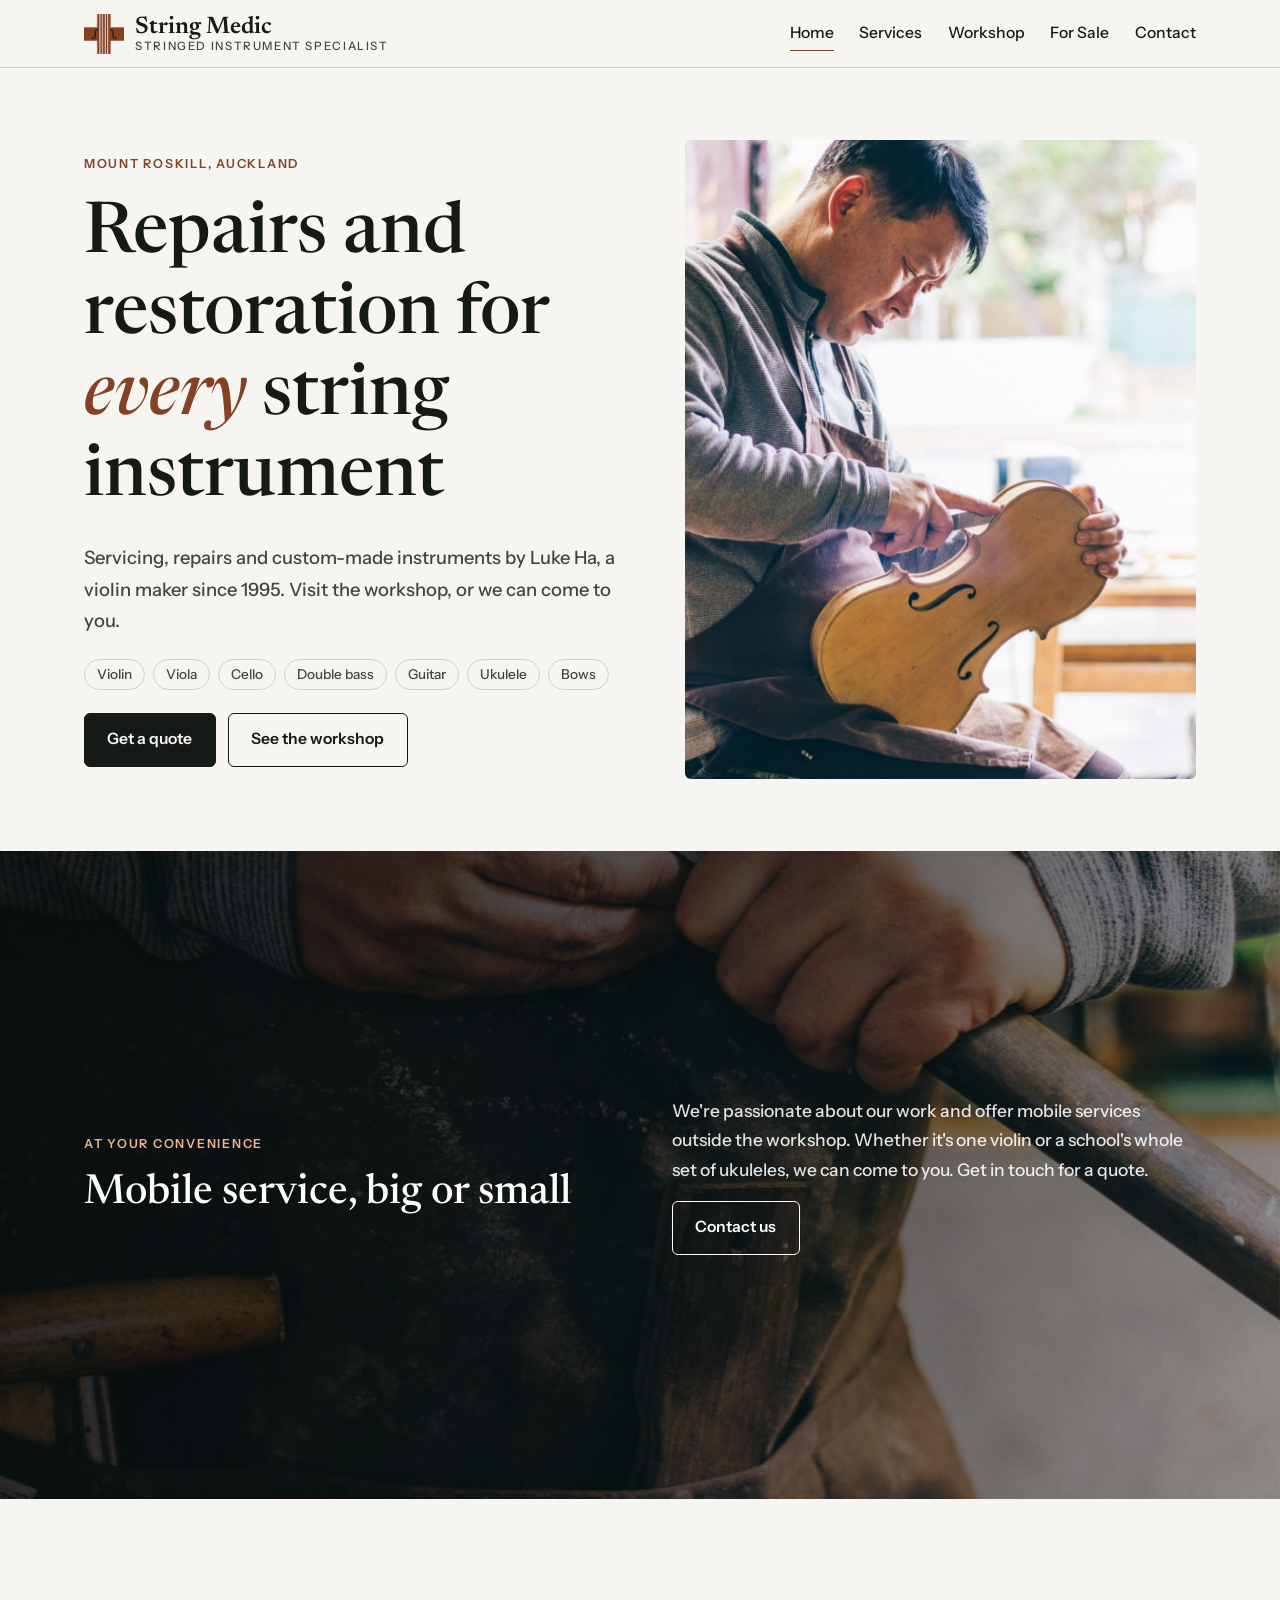
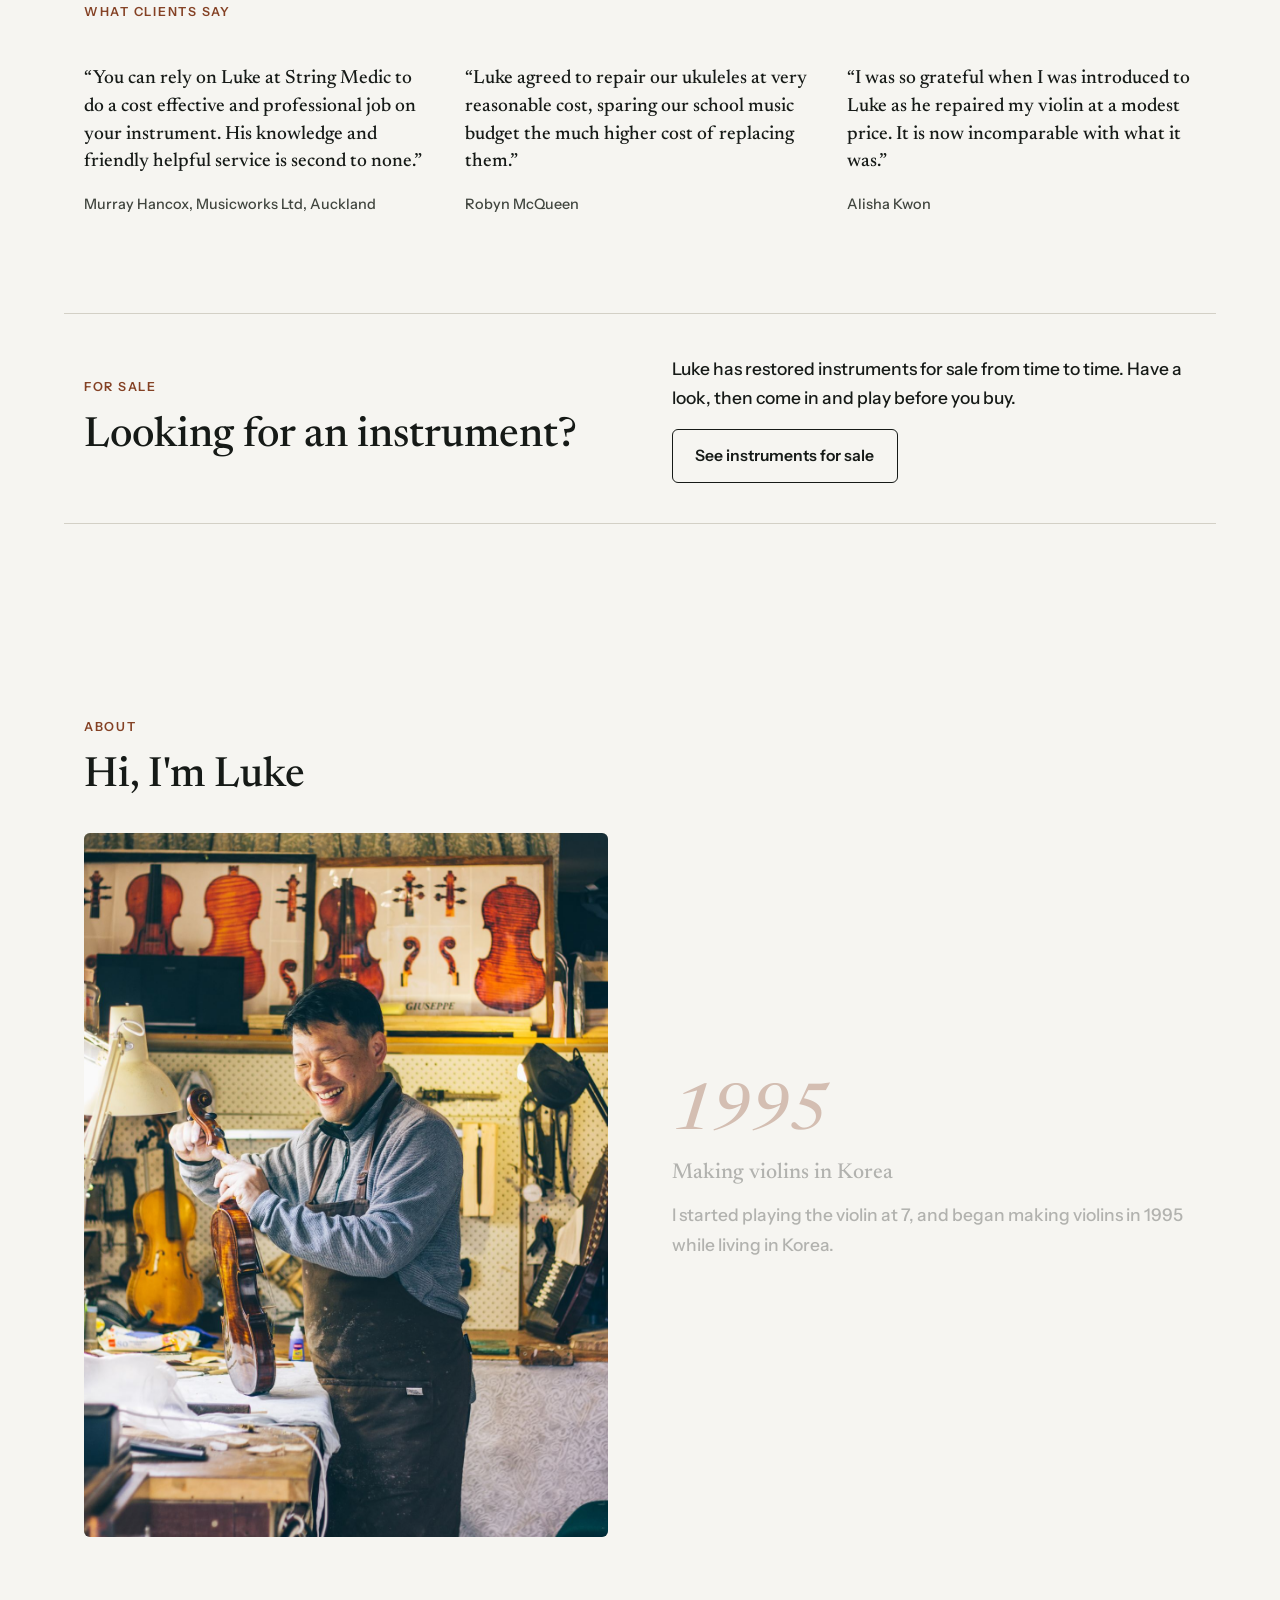
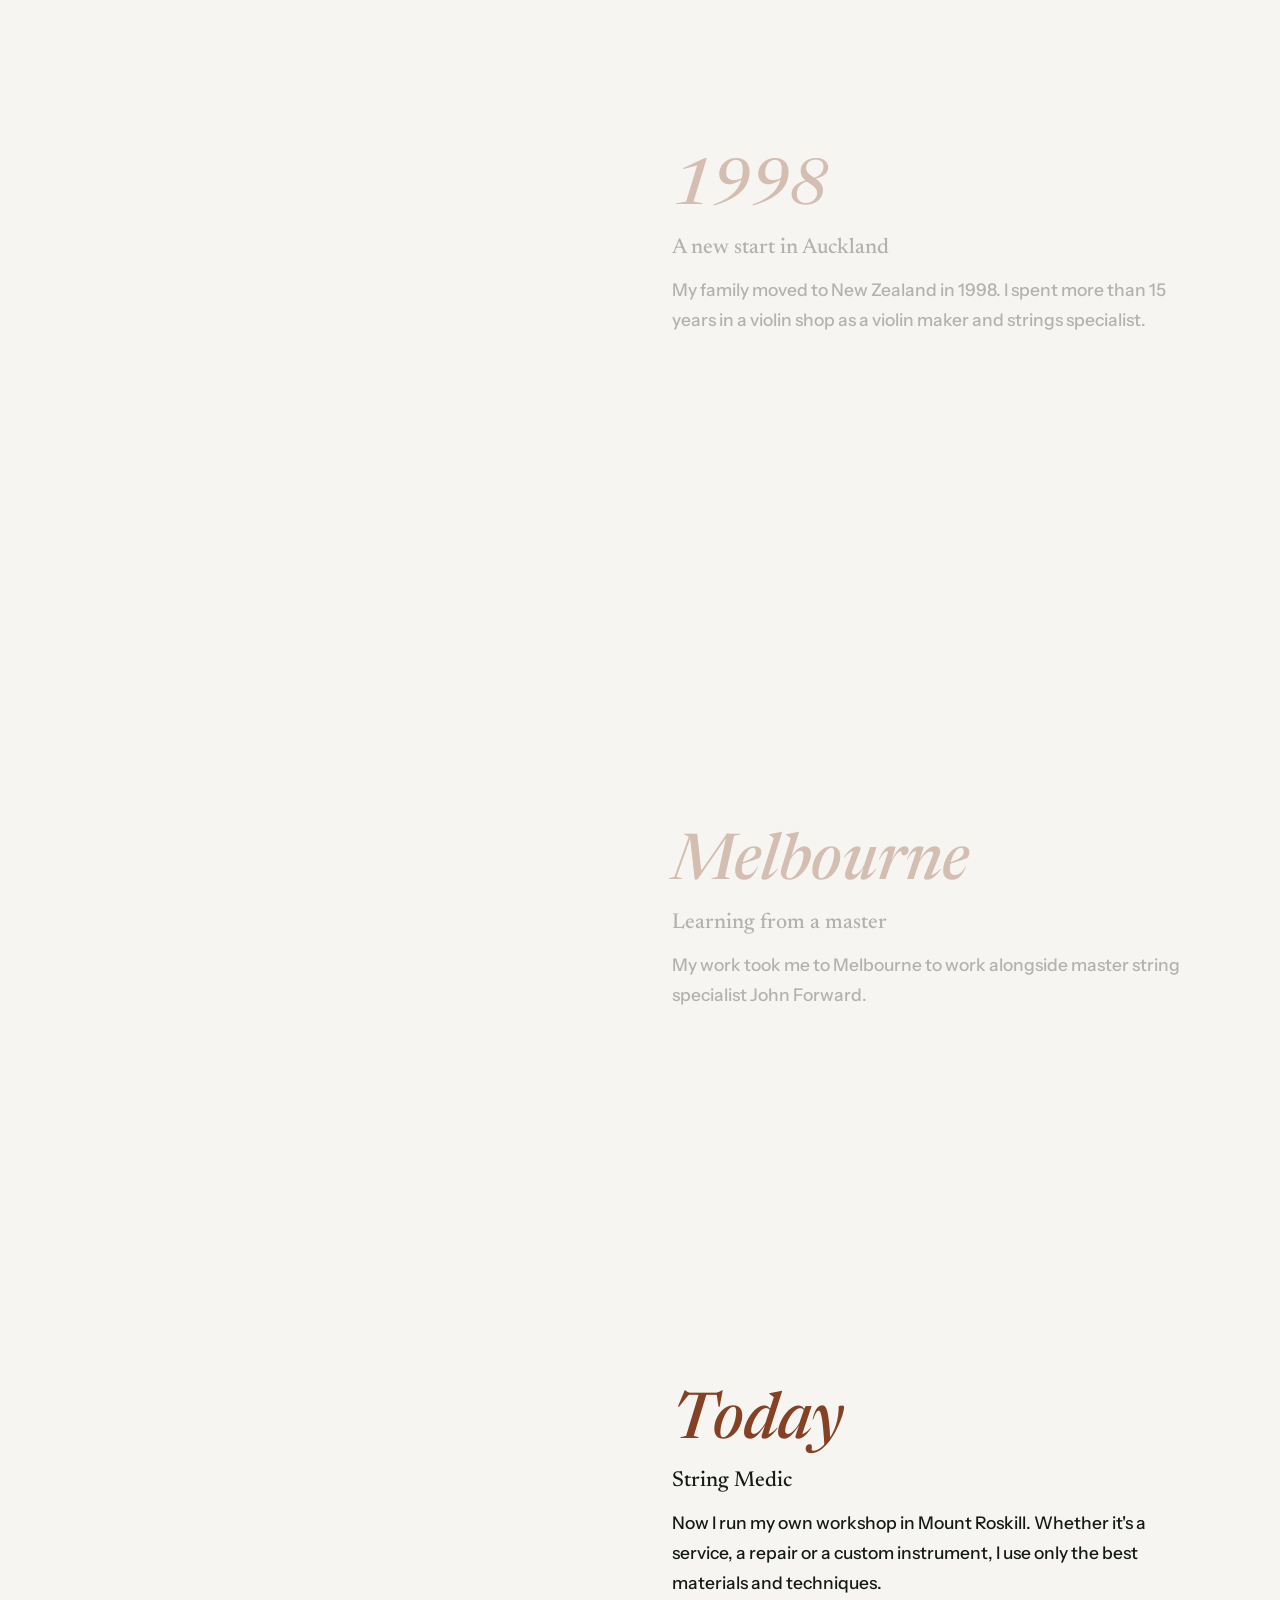
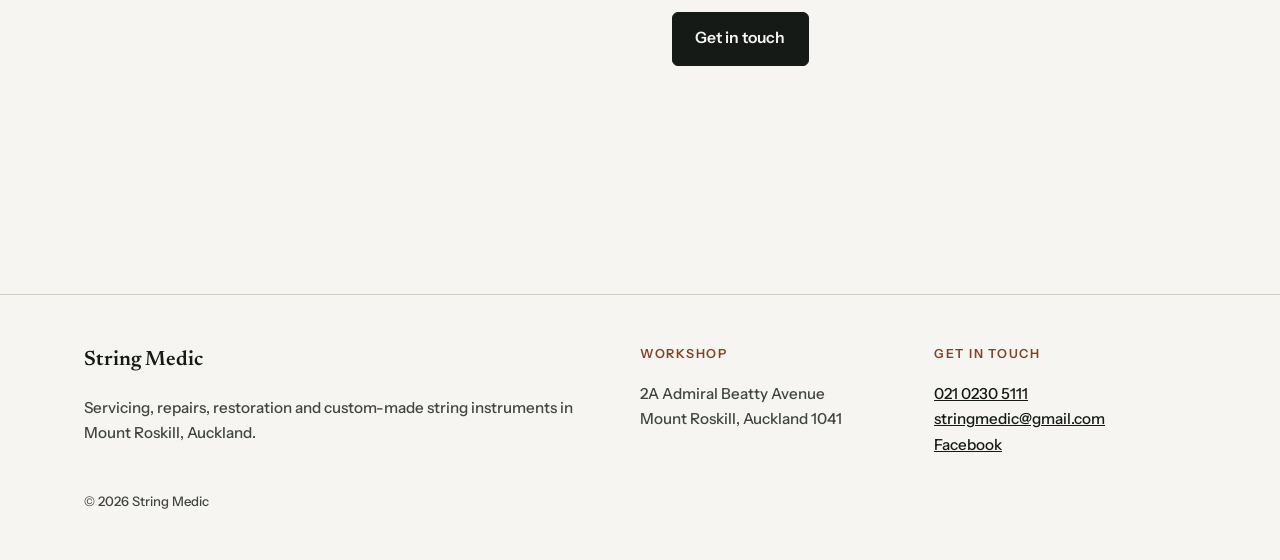
<file: index.html>
<!doctype html>
<html lang="en-NZ">
<head>
  <meta charset="utf-8">
  <meta name="viewport" content="width=device-width, initial-scale=1">
  <title>String Medic | Violin & String Instrument Repairs, Auckland</title>
  <meta name="description" content="Stringed instrument specialist in Mount Roskill, Auckland. Servicing, repairs, restoration and custom-made violins, violas, cellos, double basses and guitars.">
  <meta property="og:title" content="String Medic | Violin & String Instrument Repairs, Auckland">
  <meta property="og:description" content="Stringed instrument specialist in Mount Roskill, Auckland. Servicing, repairs, restoration and custom-made violins, violas, cellos, double basses and guitars.">
  <meta property="og:image" content="https://www.stringmedic.co.nz/images/share.jpg">
  <link rel="icon" href="favicon.ico" sizes="any">
  <link rel="icon" href="images/favicon.png" type="image/png">
  <link rel="apple-touch-icon" href="images/apple-touch-icon.png">
  <link rel="preconnect" href="https://fonts.googleapis.com">
  <link rel="preconnect" href="https://fonts.gstatic.com" crossorigin>
  <link rel="stylesheet" href="https://fonts.googleapis.com/css2?family=Newsreader:ital,opsz,wght@0,6..72,400;0,6..72,500;0,6..72,600;1,6..72,500&family=Instrument+Sans:wght@400;500;600&display=swap">
  <link rel="stylesheet" href="styles.css">
</head>
<body>
  <!-- Holiday / closure notice: remove the "hidden" word below to show it, and edit the text. -->
  <div class="notice" hidden>String Medic is closed until [date]. Sorry for the inconvenience.</div>
  <header class="site-header">
    <div class="wrap">
      <a class="brand" href="index.html"><img src="images/logo-mark.png" alt="" width="40" height="40"><span class="brand-text"><strong>String Medic</strong><span>Stringed instrument specialist</span></span></a>
      <button class="menu-btn" aria-expanded="false" aria-controls="nav">Menu</button>
      <nav class="nav" id="nav">
      <a href="index.html" aria-current="page">Home</a>
      <a href="services.html">Services</a>
      <a href="workshop.html">Workshop</a>
      <a href="for-sale.html">For Sale</a>
      <a href="contact.html">Contact</a>
      </nav>
    </div>
  </header>
  <main>
    <section class="hero">
      <div class="wrap">
        <div class="copy">
          <span class="eyebrow">Mount Roskill, Auckland</span>
          <h1>Repairs and restoration for <em>every</em> string instrument</h1>
          <p class="lead">Servicing, repairs and custom-made instruments by Luke Ha, a violin maker since 1995. Visit the workshop, or we can come to you.</p>
          <ul class="instruments" aria-label="Instruments we work on">
            <li>Violin</li><li>Viola</li><li>Cello</li><li>Double bass</li><li>Guitar</li><li>Ukulele</li><li>Bows</li>
          </ul>
          <div class="actions">
            <a class="btn primary" href="contact.html">Get a quote</a>
            <a class="btn" href="workshop.html">See the workshop</a>
          </div>
        </div>
        <figure><img src="images/luke-violin.jpg" alt="Luke carving a violin top in the String Medic workshop"></figure>
      </div>
    </section>

    <section class="parallax"><img data-parallax src="images/bridge-knife.jpg" alt="" loading="lazy">
      <div class="wrap split">
        <div class="stack">
          <span class="eyebrow">At your convenience</span>
          <h2>Mobile service, big or small</h2>
        </div>
        <div class="stack">
          <p>We're passionate about our work and offer mobile services outside the workshop. Whether it's one violin or a school's whole set of ukuleles, we can come to you. Get in touch for a quote.</p>
          <div class="actions"><a class="btn" href="contact.html">Contact us</a></div>
        </div>
      </div>
    </section>

    <section>
      <div class="wrap">
        <span class="eyebrow">What clients say</span>
        <div class="quotes">
          <figure>
            <blockquote>“You can rely on Luke at String Medic to do a cost effective and professional job on your instrument. His knowledge and friendly helpful service is second to none.”</blockquote>
            <figcaption>Murray Hancox, Musicworks Ltd, Auckland</figcaption>
          </figure>
          <figure>
            <blockquote>“Luke agreed to repair our ukuleles at very reasonable cost, sparing our school music budget the much higher cost of replacing them.”</blockquote>
            <figcaption>Robyn McQueen</figcaption>
          </figure>
          <figure>
            <blockquote>“I was so grateful when I was introduced to Luke as he repaired my violin at a modest price. It is now incomparable with what it was.”</blockquote>
            <figcaption>Alisha Kwon</figcaption>
          </figure>
        </div>
      </div>
    </section>

    <section style="padding-top:0">
      <div class="wrap split" style="border-block:1px solid var(--line);padding-block:2.5rem">
        <div class="stack">
          <span class="eyebrow">For sale</span>
          <h2>Looking for an instrument?</h2>
        </div>
        <div class="stack">
          <p>Luke has restored instruments for sale from time to time. Have a look, then come in and play before you buy.</p>
          <div class="actions"><a class="btn" href="for-sale.html">See instruments for sale</a></div>
        </div>
      </div>
    </section>

    <section class="story-section">
      <div class="wrap">
        <div class="stack" style="margin-bottom:2rem">
          <span class="eyebrow">About</span>
          <h2>Hi, I'm Luke</h2>
        </div>
        <div class="story">
          <div class="story-media" aria-hidden="true">
            <img class="active" src="images/carving-scroll.jpg" alt="">
            <img src="images/bridge-carving.jpg" alt="" loading="lazy">
            <img src="images/clamps.jpg" alt="" loading="lazy">
            <img src="images/luke-workshop.jpg" alt="" loading="lazy">
          </div>
          <div class="story-steps">
            <div class="story-step active">
              <span class="year">1995</span>
              <h3>Making violins in Korea</h3>
              <p>I started playing the violin at 7, and began making violins in 1995 while living in Korea.</p>
            </div>
            <div class="story-step">
              <span class="year">1998</span>
              <h3>A new start in Auckland</h3>
              <p>My family moved to New Zealand in 1998. I spent more than 15 years in a violin shop as a violin maker and strings specialist.</p>
            </div>
            <div class="story-step">
              <span class="year">Melbourne</span>
              <h3>Learning from a master</h3>
              <p>My work took me to Melbourne to work alongside master string specialist John Forward.</p>
            </div>
            <div class="story-step">
              <span class="year">Today</span>
              <h3>String Medic</h3>
              <p>Now I run my own workshop in Mount Roskill. Whether it's a service, a repair or a custom instrument, I use only the best materials and techniques.</p>
              <div class="actions"><a class="btn primary" href="contact.html">Get in touch</a></div>
            </div>
          </div>
        </div>
      </div>
    </section>
  </main>
  <footer class="site-footer">
    <div class="wrap">
      <div class="stack">
        <strong>String Medic</strong>
        <p>Servicing, repairs, restoration and custom-made string instruments in Mount Roskill, Auckland.</p>
      </div>
      <div class="stack">
        <span class="eyebrow">Workshop</span>
        <span>2A Admiral Beatty Avenue<br>Mount Roskill, Auckland 1041</span>
      </div>
      <div class="stack">
        <span class="eyebrow">Get in touch</span>
        <span><a href="tel:+64210230511">021 0230 5111</a><br><a href="mailto:stringmedic@gmail.com">stringmedic@gmail.com</a><br><a href="https://www.facebook.com/stringmedic" rel="noopener">Facebook</a></span>
      </div>
      <p class="small">&copy; <span data-year></span> String Medic</p>
    </div>
  </footer>
  <script src="site.js"></script>
</body>
</html>
</file>
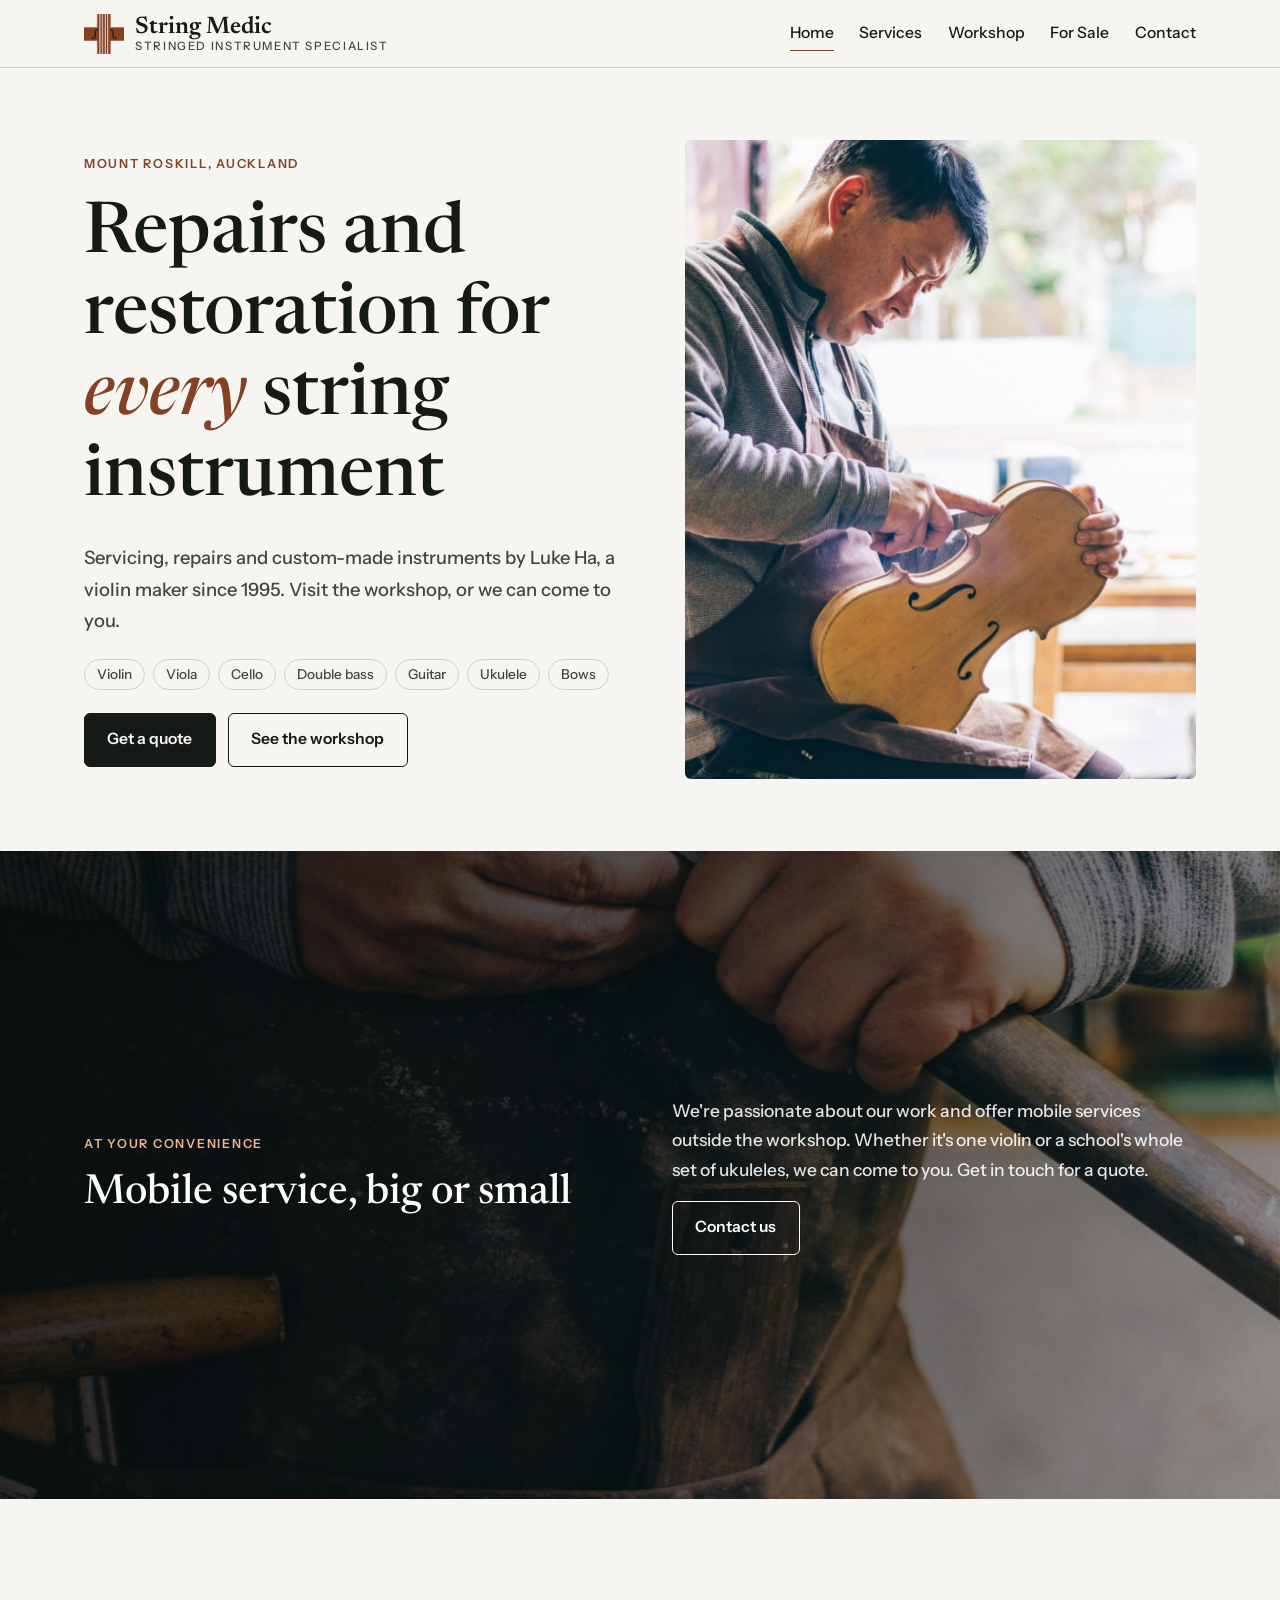
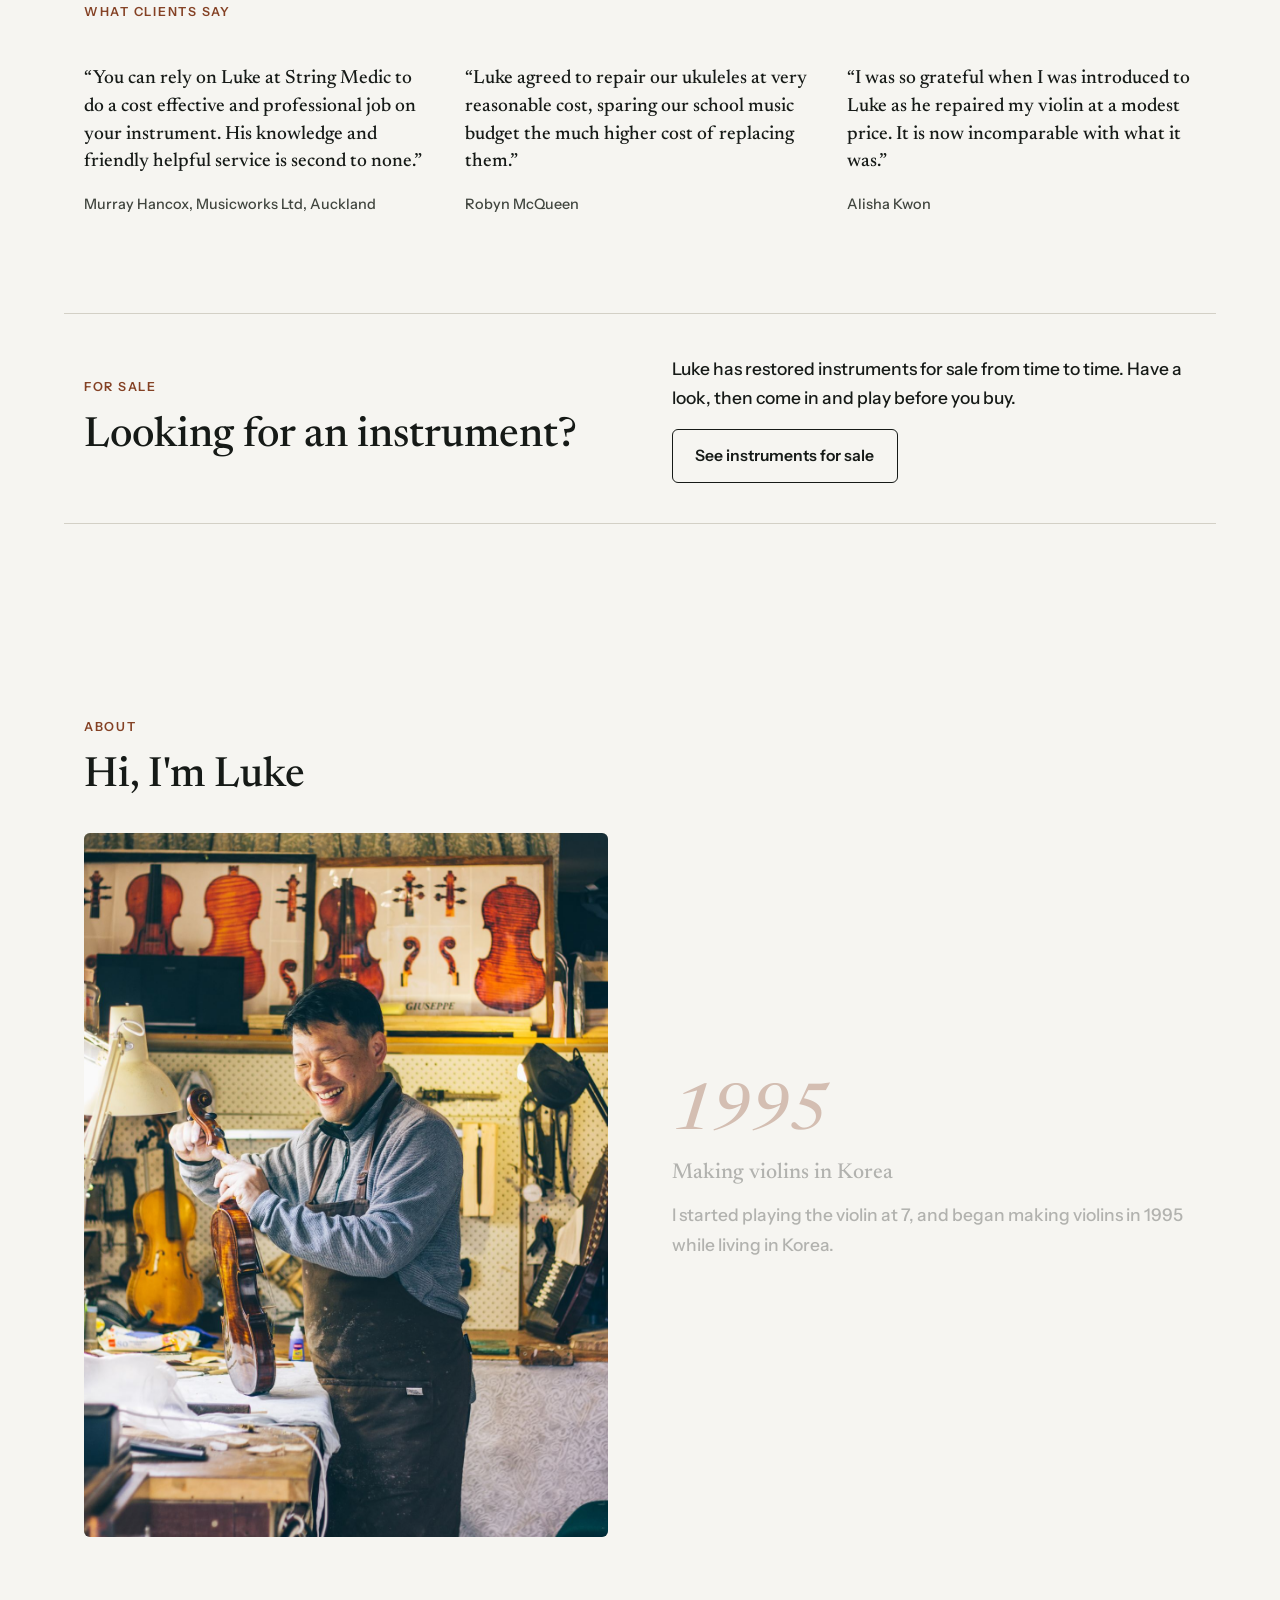
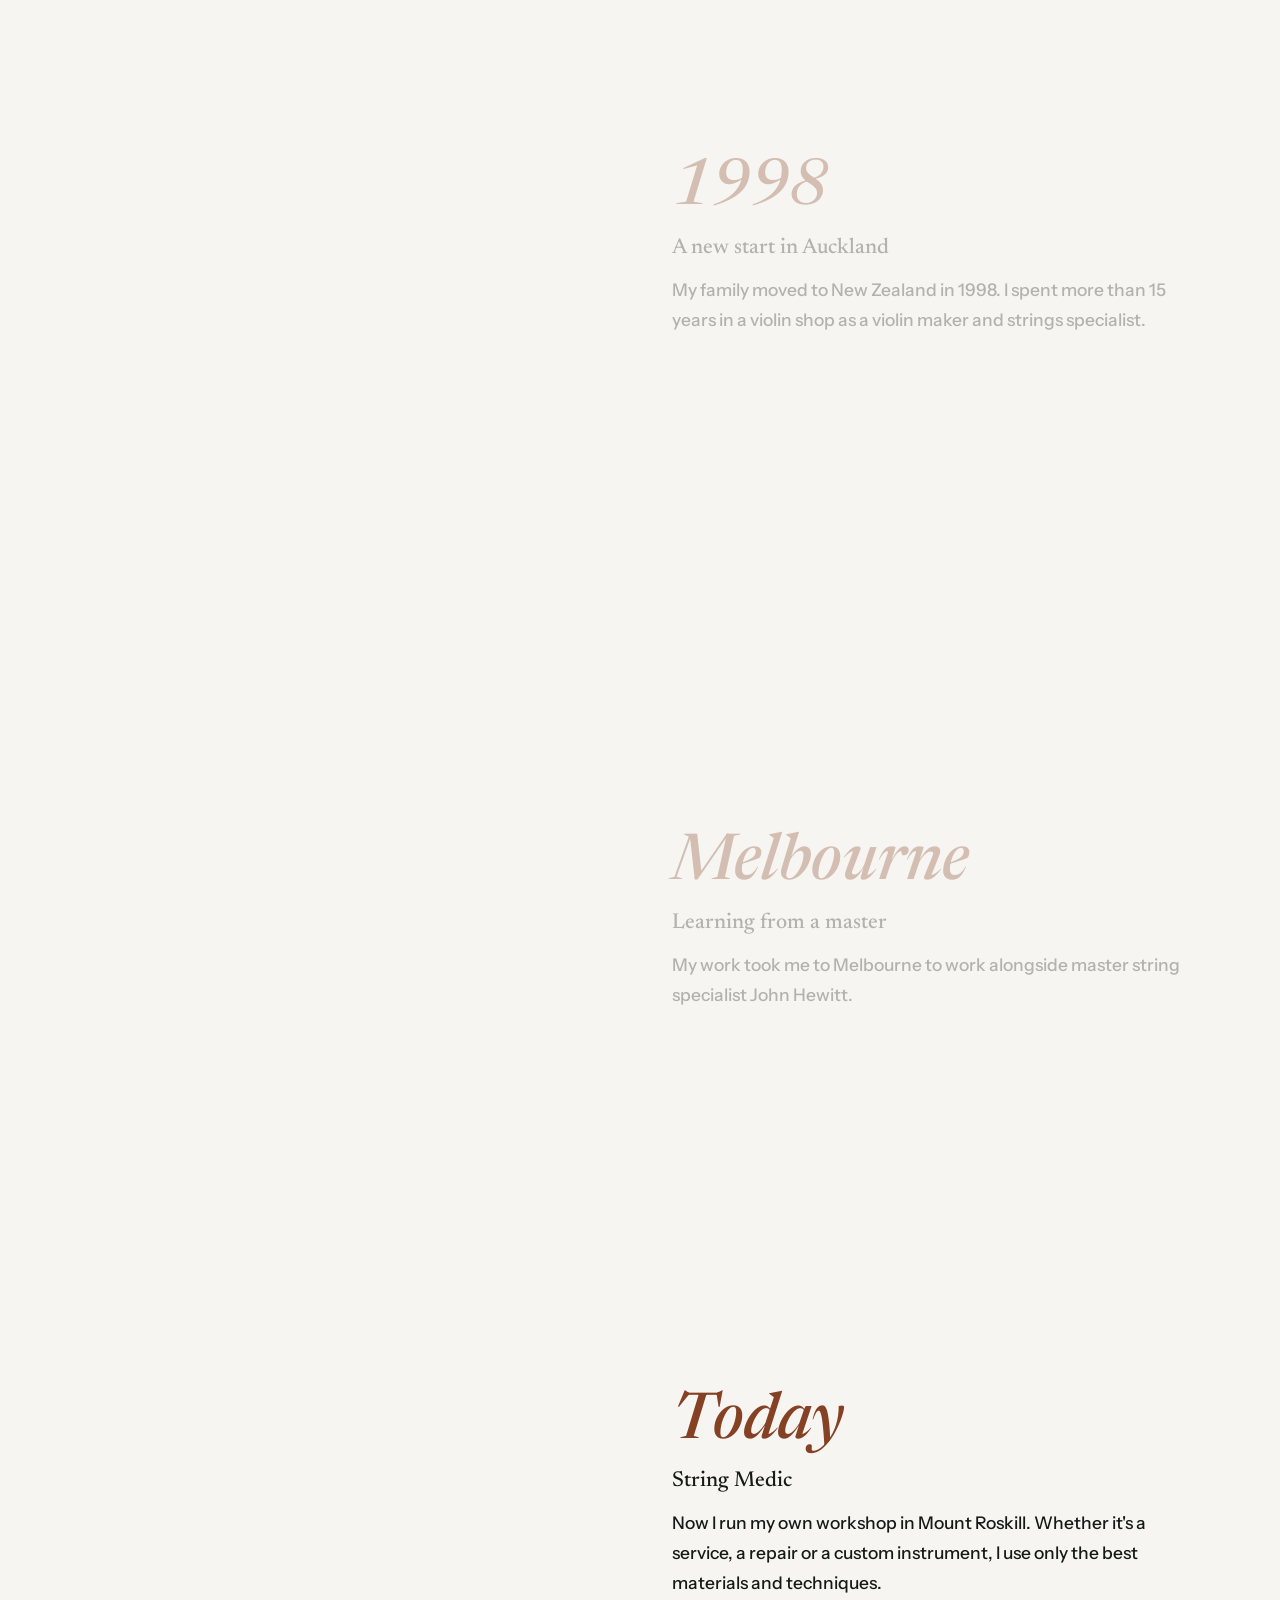
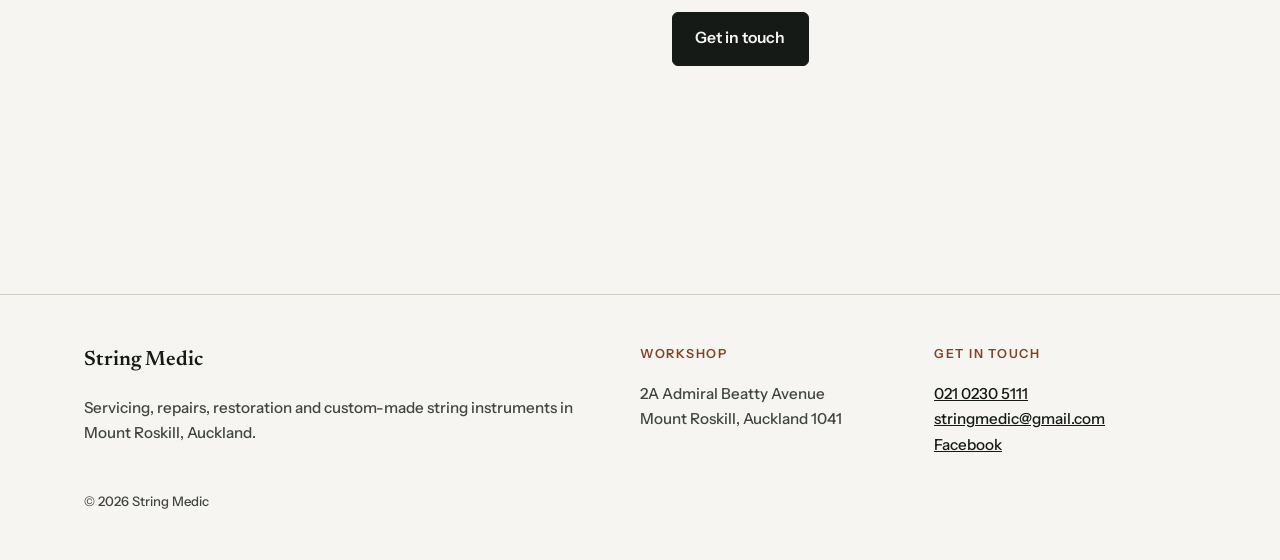
<file: stringmedic/index.html>
<!doctype html>
<html lang="en-NZ">
<head>
  <meta charset="utf-8">
  <meta name="viewport" content="width=device-width, initial-scale=1">
  <title>String Medic | Violin & String Instrument Repairs, Auckland</title>
  <meta name="description" content="Stringed instrument specialist in Mount Roskill, Auckland. Servicing, repairs, restoration and custom-made violins, violas, cellos, double basses and guitars.">
  <meta property="og:title" content="String Medic | Violin & String Instrument Repairs, Auckland">
  <meta property="og:description" content="Stringed instrument specialist in Mount Roskill, Auckland. Servicing, repairs, restoration and custom-made violins, violas, cellos, double basses and guitars.">
  <meta property="og:image" content="https://www.stringmedic.co.nz/images/share.jpg">
  <link rel="icon" href="favicon.ico" sizes="any">
  <link rel="icon" href="images/favicon.png" type="image/png">
  <link rel="apple-touch-icon" href="images/apple-touch-icon.png">
  <link rel="preconnect" href="https://fonts.googleapis.com">
  <link rel="preconnect" href="https://fonts.gstatic.com" crossorigin>
  <link rel="stylesheet" href="https://fonts.googleapis.com/css2?family=Newsreader:ital,opsz,wght@0,6..72,400;0,6..72,500;0,6..72,600;1,6..72,500&family=Instrument+Sans:wght@400;500;600&display=swap">
  <link rel="stylesheet" href="styles.css">
</head>
<body>
  <!-- Holiday / closure notice: remove the "hidden" word below to show it, and edit the text. -->
  <div class="notice" hidden>String Medic is closed until [date]. Sorry for the inconvenience.</div>
  <header class="site-header">
    <div class="wrap">
      <a class="brand" href="index.html"><img src="images/logo-mark.png" alt="" width="40" height="40"><span class="brand-text"><strong>String Medic</strong><span>Stringed instrument specialist</span></span></a>
      <button class="menu-btn" aria-expanded="false" aria-controls="nav">Menu</button>
      <nav class="nav" id="nav">
      <a href="index.html" aria-current="page">Home</a>
      <a href="services.html">Services</a>
      <a href="workshop.html">Workshop</a>
      <a href="for-sale.html">For Sale</a>
      <a href="contact.html">Contact</a>
      </nav>
    </div>
  </header>
  <main>
    <section class="hero">
      <div class="wrap">
        <div class="copy">
          <span class="eyebrow">Mount Roskill, Auckland</span>
          <h1>Repairs and restoration for <em>every</em> string instrument</h1>
          <p class="lead">Servicing, repairs and custom-made instruments by Luke Ha, a violin maker since 1995. Visit the workshop, or we can come to you.</p>
          <ul class="instruments" aria-label="Instruments we work on">
            <li>Violin</li><li>Viola</li><li>Cello</li><li>Double bass</li><li>Guitar</li><li>Ukulele</li><li>Bows</li>
          </ul>
          <div class="actions">
            <a class="btn primary" href="contact.html">Get a quote</a>
            <a class="btn" href="workshop.html">See the workshop</a>
          </div>
        </div>
        <figure><img src="images/luke-violin.jpg" alt="Luke carving a violin top in the String Medic workshop"></figure>
      </div>
    </section>

    <section class="parallax"><img data-parallax src="images/bridge-knife.jpg" alt="" loading="lazy">
      <div class="wrap split">
        <div class="stack">
          <span class="eyebrow">At your convenience</span>
          <h2>Mobile service, big or small</h2>
        </div>
        <div class="stack">
          <p>We're passionate about our work and offer mobile services outside the workshop. Whether it's one violin or a school's whole set of ukuleles, we can come to you. Get in touch for a quote.</p>
          <div class="actions"><a class="btn" href="contact.html">Contact us</a></div>
        </div>
      </div>
    </section>

    <section>
      <div class="wrap">
        <span class="eyebrow">What clients say</span>
        <div class="quotes">
          <figure>
            <blockquote>“You can rely on Luke at String Medic to do a cost effective and professional job on your instrument. His knowledge and friendly helpful service is second to none.”</blockquote>
            <figcaption>Murray Hancox, Musicworks Ltd, Auckland</figcaption>
          </figure>
          <figure>
            <blockquote>“Luke agreed to repair our ukuleles at very reasonable cost, sparing our school music budget the much higher cost of replacing them.”</blockquote>
            <figcaption>Robyn McQueen</figcaption>
          </figure>
          <figure>
            <blockquote>“I was so grateful when I was introduced to Luke as he repaired my violin at a modest price. It is now incomparable with what it was.”</blockquote>
            <figcaption>Alisha Kwon</figcaption>
          </figure>
        </div>
      </div>
    </section>

    <section style="padding-top:0">
      <div class="wrap split" style="border-block:1px solid var(--line);padding-block:2.5rem">
        <div class="stack">
          <span class="eyebrow">For sale</span>
          <h2>Looking for an instrument?</h2>
        </div>
        <div class="stack">
          <p>Luke has restored instruments for sale from time to time. Have a look, then come in and play before you buy.</p>
          <div class="actions"><a class="btn" href="for-sale.html">See instruments for sale</a></div>
        </div>
      </div>
    </section>

    <section class="story-section">
      <div class="wrap">
        <div class="stack" style="margin-bottom:2rem">
          <span class="eyebrow">About</span>
          <h2>Hi, I'm Luke</h2>
        </div>
        <div class="story">
          <div class="story-media" aria-hidden="true">
            <img class="active" src="images/carving-scroll.jpg" alt="">
            <img src="images/bridge-carving.jpg" alt="" loading="lazy">
            <img src="images/clamps.jpg" alt="" loading="lazy">
            <img src="images/luke-workshop.jpg" alt="" loading="lazy">
          </div>
          <div class="story-steps">
            <div class="story-step active">
              <span class="year">1995</span>
              <h3>Making violins in Korea</h3>
              <p>I started playing the violin at 7, and began making violins in 1995 while living in Korea.</p>
            </div>
            <div class="story-step">
              <span class="year">1998</span>
              <h3>A new start in Auckland</h3>
              <p>My family moved to New Zealand in 1998. I spent more than 15 years in a violin shop as a violin maker and strings specialist.</p>
            </div>
            <div class="story-step">
              <span class="year">Melbourne</span>
              <h3>Learning from a master</h3>
              <p>My work took me to Melbourne to work alongside master string specialist John Hewitt.</p>
            </div>
            <div class="story-step">
              <span class="year">Today</span>
              <h3>String Medic</h3>
              <p>Now I run my own workshop in Mount Roskill. Whether it's a service, a repair or a custom instrument, I use only the best materials and techniques.</p>
              <div class="actions"><a class="btn primary" href="contact.html">Get in touch</a></div>
            </div>
          </div>
        </div>
      </div>
    </section>
  </main>
  <footer class="site-footer">
    <div class="wrap">
      <div class="stack">
        <strong>String Medic</strong>
        <p>Servicing, repairs, restoration and custom-made string instruments in Mount Roskill, Auckland.</p>
      </div>
      <div class="stack">
        <span class="eyebrow">Workshop</span>
        <span>2A Admiral Beatty Avenue<br>Mount Roskill, Auckland 1041</span>
      </div>
      <div class="stack">
        <span class="eyebrow">Get in touch</span>
        <span><a href="tel:+64210230511">021 0230 5111</a><br><a href="mailto:stringmedic@gmail.com">stringmedic@gmail.com</a><br><a href="https://www.facebook.com/stringmedic" rel="noopener">Facebook</a></span>
      </div>
      <p class="small">&copy; <span data-year></span> String Medic</p>
    </div>
  </footer>
  <script src="site.js"></script>
</body>
</html>
</file>
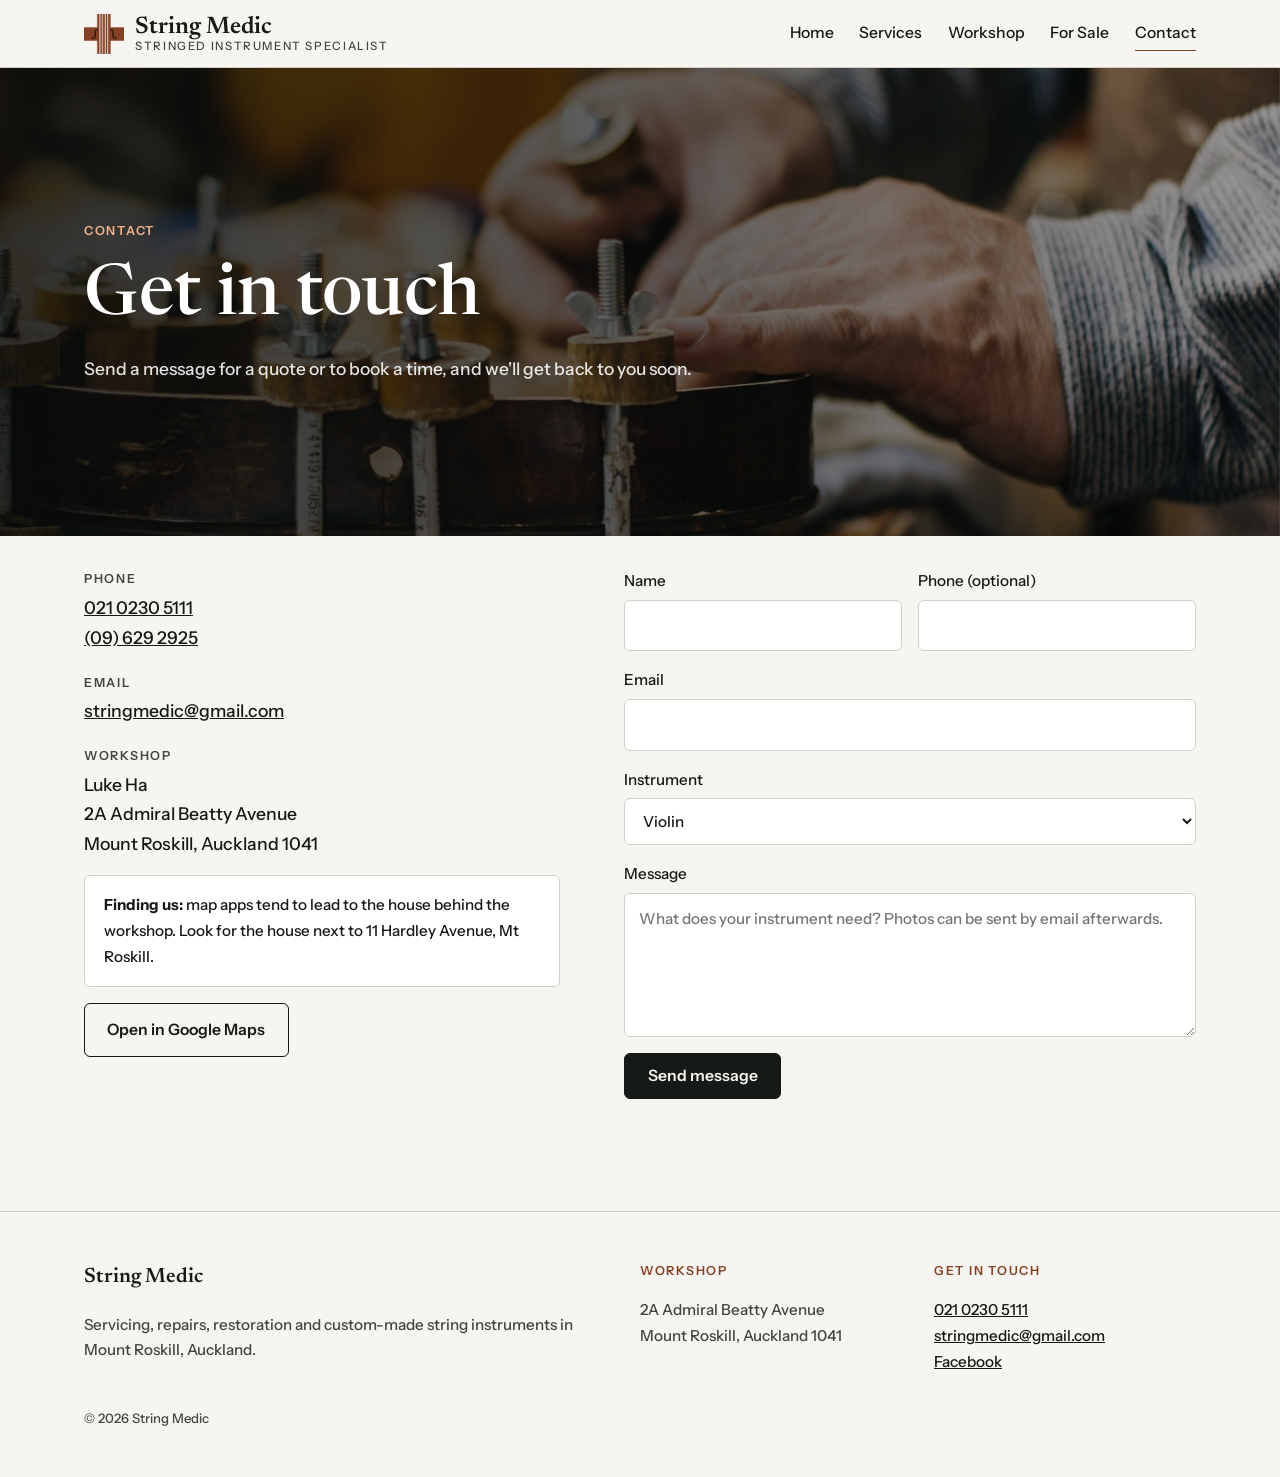
<file: contact.html>
<!doctype html>
<html lang="en-NZ">
<head>
  <meta charset="utf-8">
  <meta name="viewport" content="width=device-width, initial-scale=1">
  <title>Contact | String Medic</title>
  <meta name="description" content="Contact String Medic in Mount Roskill, Auckland for a quote or booking.">
  <meta property="og:title" content="Contact | String Medic">
  <meta property="og:description" content="Contact String Medic in Mount Roskill, Auckland for a quote or booking.">
  <meta property="og:image" content="https://www.stringmedic.co.nz/images/share.jpg">
  <link rel="icon" href="favicon.ico" sizes="any">
  <link rel="icon" href="images/favicon.png" type="image/png">
  <link rel="apple-touch-icon" href="images/apple-touch-icon.png">
  <link rel="preconnect" href="https://fonts.googleapis.com">
  <link rel="preconnect" href="https://fonts.gstatic.com" crossorigin>
  <link rel="stylesheet" href="https://fonts.googleapis.com/css2?family=Newsreader:ital,opsz,wght@0,6..72,400;0,6..72,500;0,6..72,600;1,6..72,500&family=Instrument+Sans:wght@400;500;600&display=swap">
  <link rel="stylesheet" href="styles.css">
</head>
<body>
  <!-- Holiday / closure notice: remove the "hidden" word below to show it, and edit the text. -->
  <div class="notice" hidden>String Medic is closed until [date]. Sorry for the inconvenience.</div>
  <header class="site-header">
    <div class="wrap">
      <a class="brand" href="index.html"><img src="images/logo-mark.png" alt="" width="40" height="40"><span class="brand-text"><strong>String Medic</strong><span>Stringed instrument specialist</span></span></a>
      <button class="menu-btn" aria-expanded="false" aria-controls="nav">Menu</button>
      <nav class="nav" id="nav">
      <a href="index.html">Home</a>
      <a href="services.html">Services</a>
      <a href="workshop.html">Workshop</a>
      <a href="for-sale.html">For Sale</a>
      <a href="contact.html" aria-current="page">Contact</a>
      </nav>
    </div>
  </header>
  <main>
    <section class="parallax short"><img data-parallax src="images/clamps.jpg" alt="">
      <div class="wrap stack">
        <span class="eyebrow">Contact</span>
        <h1>Get in touch</h1>
        <p>Send a message for a quote or to book a time, and we'll get back to you soon.</p>
      </div>
    </section>
    <section style="padding-top:2rem">
      <div class="wrap contact-grid">
        <div class="details stack">
          <dl>
            <div><dt>Phone</dt><dd><a href="tel:+64210230511">021 0230 5111</a><br><a href="tel:+6496292925">(09) 629 2925</a></dd></div>
            <div><dt>Email</dt><dd><a href="mailto:stringmedic@gmail.com">stringmedic@gmail.com</a></dd></div>
            <div><dt>Workshop</dt><dd>Luke Ha<br>2A Admiral Beatty Avenue<br>Mount Roskill, Auckland 1041</dd></div>
          </dl>
          <div class="tip"><strong>Finding us:</strong> map apps tend to lead to the house behind the workshop. Look for the house next to 11 Hardley Avenue, Mt Roskill.</div>
          <div class="actions"><a class="btn" href="https://www.google.com/maps/search/?api=1&amp;query=2A+Admiral+Beatty+Avenue+Mount+Roskill+Auckland" rel="noopener">Open in Google Maps</a></div>
        </div>
        <form id="contact-form">
          <div class="row">
            <label for="name">Name<input id="name" name="name" required autocomplete="name"></label>
            <label for="phone">Phone (optional)<input id="phone" name="phone" type="tel" autocomplete="tel"></label>
          </div>
          <label for="email">Email<input id="email" name="email" type="email" required autocomplete="email"></label>
          <label for="instrument">Instrument
            <select id="instrument" name="instrument">
              <option>Violin</option><option>Viola</option><option>Cello</option><option>Double bass</option>
              <option>Guitar</option><option>Ukulele</option><option>Bow</option><option>Lessons</option><option>Buying an instrument</option><option>Other</option>
            </select>
          </label>
          <label for="message">Message<textarea id="message" name="message" required placeholder="What does your instrument need? Photos can be sent by email afterwards."></textarea></label>
          <div class="actions"><button class="btn primary" type="submit">Send message</button></div>
          <p class="form-status" role="status"></p>
        </form>
      </div>
    </section>
  </main>
  <footer class="site-footer">
    <div class="wrap">
      <div class="stack">
        <strong>String Medic</strong>
        <p>Servicing, repairs, restoration and custom-made string instruments in Mount Roskill, Auckland.</p>
      </div>
      <div class="stack">
        <span class="eyebrow">Workshop</span>
        <span>2A Admiral Beatty Avenue<br>Mount Roskill, Auckland 1041</span>
      </div>
      <div class="stack">
        <span class="eyebrow">Get in touch</span>
        <span><a href="tel:+64210230511">021 0230 5111</a><br><a href="mailto:stringmedic@gmail.com">stringmedic@gmail.com</a><br><a href="https://www.facebook.com/stringmedic" rel="noopener">Facebook</a></span>
      </div>
      <p class="small">&copy; <span data-year></span> String Medic</p>
    </div>
  </footer>
  <script src="site.js"></script>
</body>
</html>
</file>
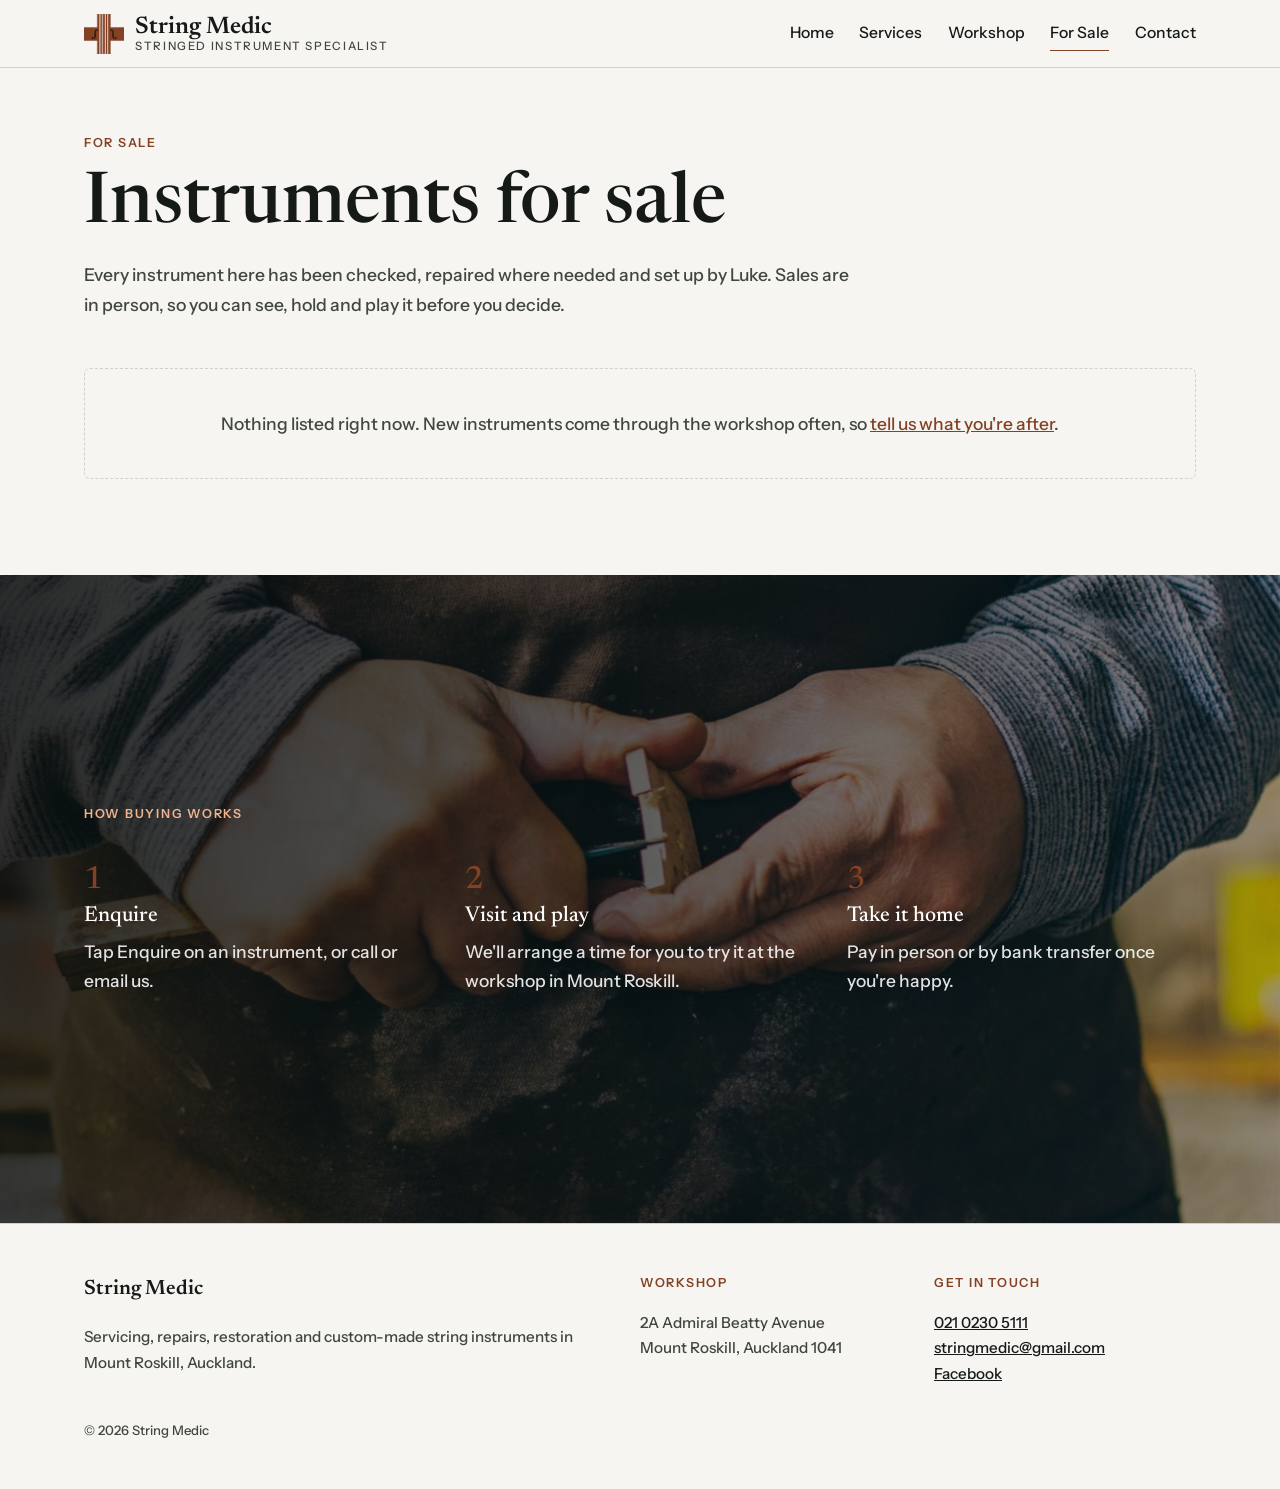
<file: for-sale.html>
<!doctype html>
<html lang="en-NZ">
<head>
  <meta charset="utf-8">
  <meta name="viewport" content="width=device-width, initial-scale=1">
  <title>Instruments for Sale | String Medic</title>
  <meta name="description" content="Violins and string instruments for sale from String Medic in Mount Roskill, Auckland. Try before you buy.">
  <meta property="og:title" content="Instruments for Sale | String Medic">
  <meta property="og:description" content="Violins and string instruments for sale from String Medic in Mount Roskill, Auckland. Try before you buy.">
  <meta property="og:image" content="https://www.stringmedic.co.nz/images/share.jpg">
  <link rel="icon" href="favicon.ico" sizes="any">
  <link rel="icon" href="images/favicon.png" type="image/png">
  <link rel="apple-touch-icon" href="images/apple-touch-icon.png">
  <link rel="preconnect" href="https://fonts.googleapis.com">
  <link rel="preconnect" href="https://fonts.gstatic.com" crossorigin>
  <link rel="stylesheet" href="https://fonts.googleapis.com/css2?family=Newsreader:ital,opsz,wght@0,6..72,400;0,6..72,500;0,6..72,600;1,6..72,500&family=Instrument+Sans:wght@400;500;600&display=swap">
  <link rel="stylesheet" href="styles.css">
</head>
<body>
  <!-- Holiday / closure notice: remove the "hidden" word below to show it, and edit the text. -->
  <div class="notice" hidden>String Medic is closed until [date]. Sorry for the inconvenience.</div>
  <header class="site-header">
    <div class="wrap">
      <a class="brand" href="index.html"><img src="images/logo-mark.png" alt="" width="40" height="40"><span class="brand-text"><strong>String Medic</strong><span>Stringed instrument specialist</span></span></a>
      <button class="menu-btn" aria-expanded="false" aria-controls="nav">Menu</button>
      <nav class="nav" id="nav">
      <a href="index.html">Home</a>
      <a href="services.html">Services</a>
      <a href="workshop.html">Workshop</a>
      <a href="for-sale.html" aria-current="page">For Sale</a>
      <a href="contact.html">Contact</a>
      </nav>
    </div>
  </header>
  <main>
    <div class="page-head">
      <div class="wrap">
        <span class="eyebrow">For sale</span>
        <h1>Instruments for sale</h1>
        <p>Every instrument here has been checked, repaired where needed and set up by Luke. Sales are in person, so you can see, hold and play it before you decide.</p>
      </div>
    </div>
    <section style="padding-top:2rem">
      <div class="wrap" id="listings"><div class="empty">Loading instruments…</div></div>
    </section>
    <section class="parallax"><img data-parallax src="images/bridge-carving.jpg" alt="" loading="lazy">
      <div class="wrap stack" style="gap:2.5rem">
        <span class="eyebrow">How buying works</span>
        <div class="how">
          <div><span class="step">1</span><h3>Enquire</h3><p>Tap Enquire on an instrument, or call or email us.</p></div>
          <div><span class="step">2</span><h3>Visit and play</h3><p>We'll arrange a time for you to try it at the workshop in Mount Roskill.</p></div>
          <div><span class="step">3</span><h3>Take it home</h3><p>Pay in person or by bank transfer once you're happy.</p></div>
        </div>
      </div>
    </section>
  </main>
  <footer class="site-footer">
    <div class="wrap">
      <div class="stack">
        <strong>String Medic</strong>
        <p>Servicing, repairs, restoration and custom-made string instruments in Mount Roskill, Auckland.</p>
      </div>
      <div class="stack">
        <span class="eyebrow">Workshop</span>
        <span>2A Admiral Beatty Avenue<br>Mount Roskill, Auckland 1041</span>
      </div>
      <div class="stack">
        <span class="eyebrow">Get in touch</span>
        <span><a href="tel:+64210230511">021 0230 5111</a><br><a href="mailto:stringmedic@gmail.com">stringmedic@gmail.com</a><br><a href="https://www.facebook.com/stringmedic" rel="noopener">Facebook</a></span>
      </div>
      <p class="small">&copy; <span data-year></span> String Medic</p>
    </div>
  </footer>
  <script src="site.js"></script>
</body>
</html>
</file>
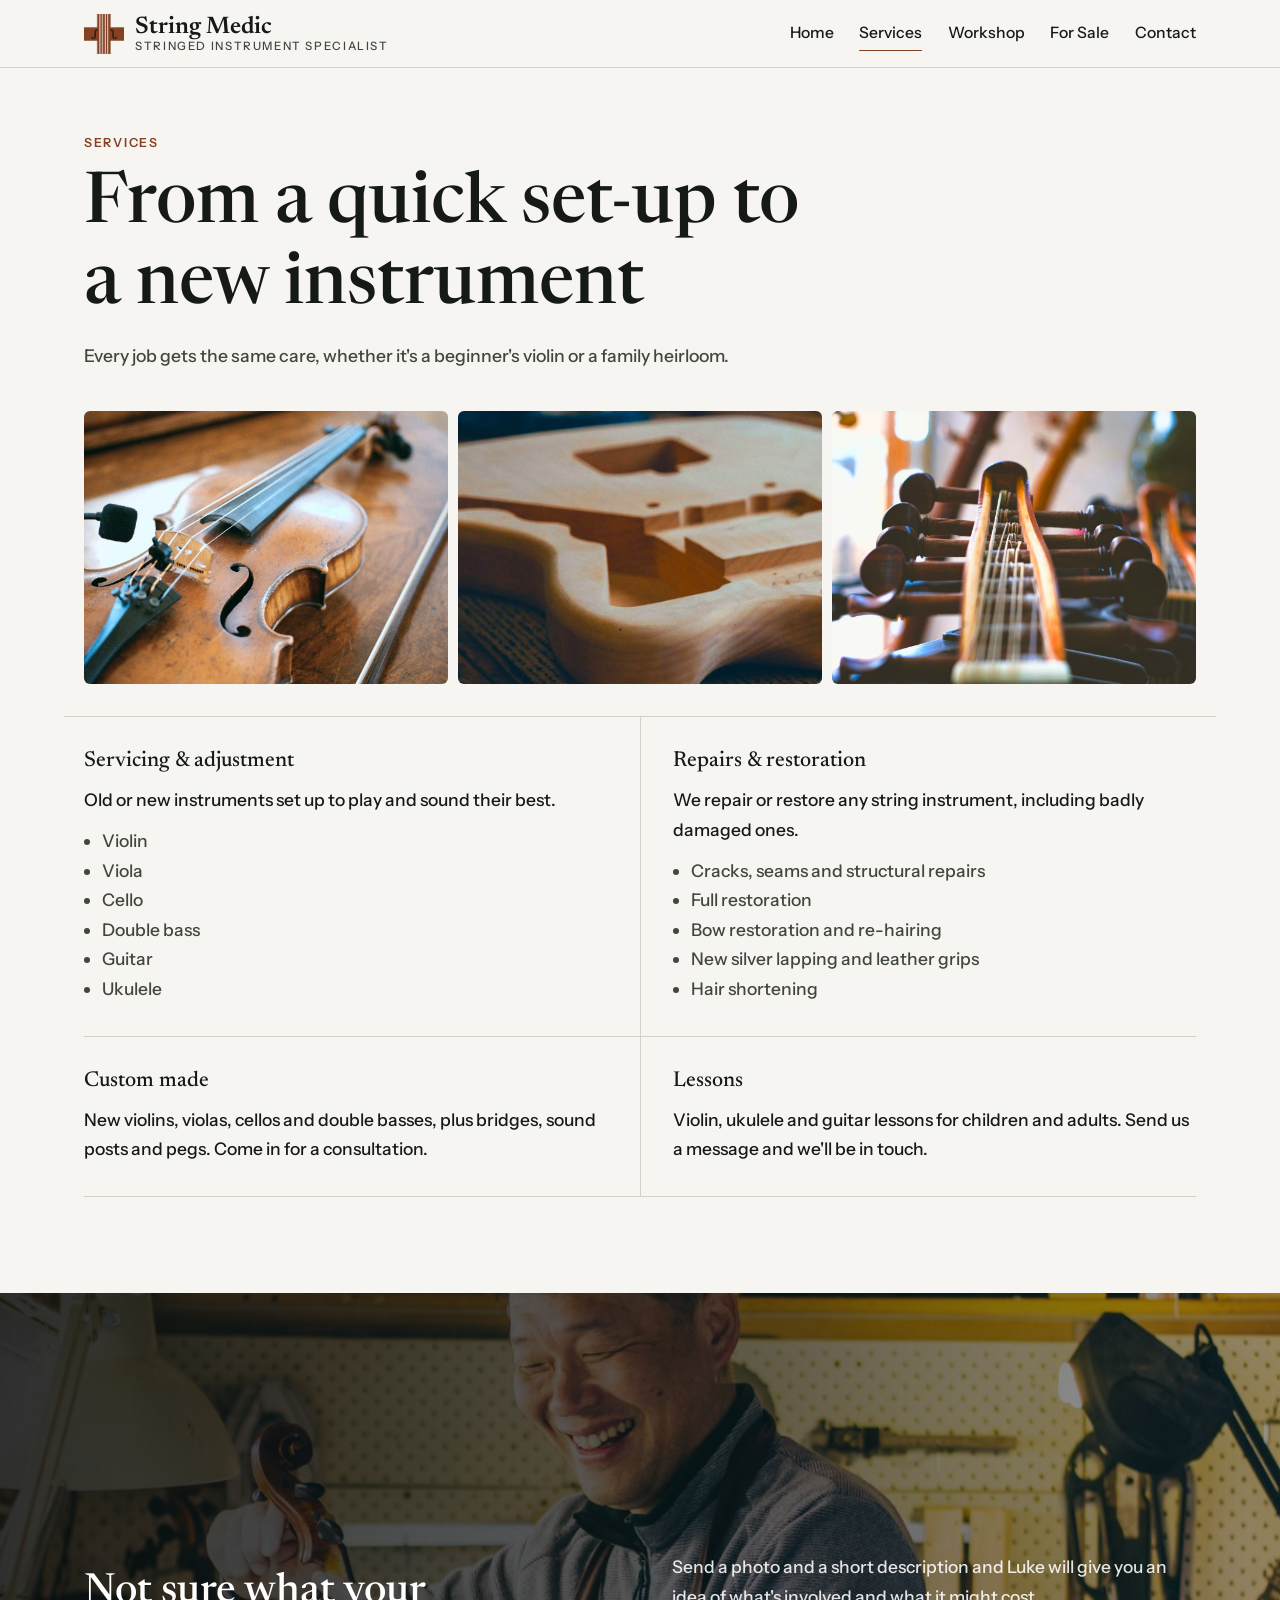
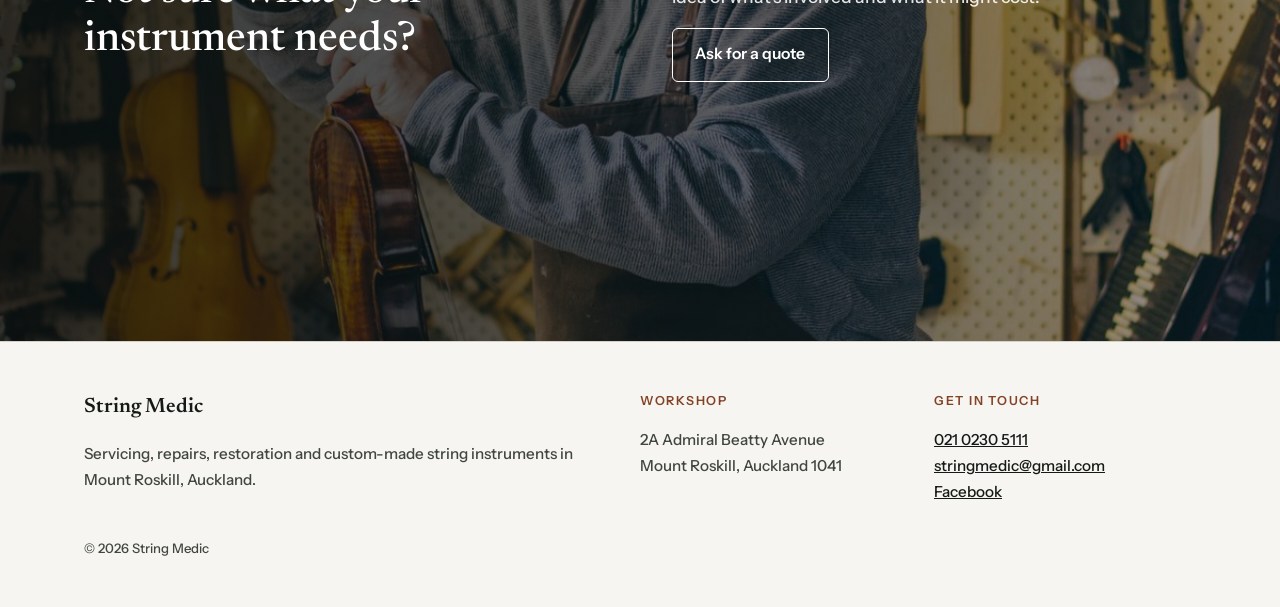
<file: services.html>
<!doctype html>
<html lang="en-NZ">
<head>
  <meta charset="utf-8">
  <meta name="viewport" content="width=device-width, initial-scale=1">
  <title>Services | String Medic</title>
  <meta name="description" content="Servicing, repairs, restoration, bow re-hairing, custom-made instruments and lessons in Auckland.">
  <meta property="og:title" content="Services | String Medic">
  <meta property="og:description" content="Servicing, repairs, restoration, bow re-hairing, custom-made instruments and lessons in Auckland.">
  <meta property="og:image" content="https://www.stringmedic.co.nz/images/share.jpg">
  <link rel="icon" href="favicon.ico" sizes="any">
  <link rel="icon" href="images/favicon.png" type="image/png">
  <link rel="apple-touch-icon" href="images/apple-touch-icon.png">
  <link rel="preconnect" href="https://fonts.googleapis.com">
  <link rel="preconnect" href="https://fonts.gstatic.com" crossorigin>
  <link rel="stylesheet" href="https://fonts.googleapis.com/css2?family=Newsreader:ital,opsz,wght@0,6..72,400;0,6..72,500;0,6..72,600;1,6..72,500&family=Instrument+Sans:wght@400;500;600&display=swap">
  <link rel="stylesheet" href="styles.css">
</head>
<body>
  <!-- Holiday / closure notice: remove the "hidden" word below to show it, and edit the text. -->
  <div class="notice" hidden>String Medic is closed until [date]. Sorry for the inconvenience.</div>
  <header class="site-header">
    <div class="wrap">
      <a class="brand" href="index.html"><img src="images/logo-mark.png" alt="" width="40" height="40"><span class="brand-text"><strong>String Medic</strong><span>Stringed instrument specialist</span></span></a>
      <button class="menu-btn" aria-expanded="false" aria-controls="nav">Menu</button>
      <nav class="nav" id="nav">
      <a href="index.html">Home</a>
      <a href="services.html" aria-current="page">Services</a>
      <a href="workshop.html">Workshop</a>
      <a href="for-sale.html">For Sale</a>
      <a href="contact.html">Contact</a>
      </nav>
    </div>
  </header>
  <main>
    <div class="page-head">
      <div class="wrap">
        <span class="eyebrow">Services</span>
        <h1>From a quick <span style="white-space:nowrap">set-up</span> to a new instrument</h1>
        <p>Every job gets the same care, whether it's a beginner's violin or a family heirloom.</p>
      </div>
    </div>
    <div class="wrap strip">
      <figure><img src="images/violin-bench.jpg" alt="A violin and bow resting on a wooden bench" loading="lazy"></figure>
      <figure><img src="images/guitar-body.jpg" alt="An unfinished guitar body on the workbench" loading="lazy"></figure>
      <figure><img src="images/pegbox.jpg" alt="Close-up of tuning pegs on a stringed instrument" loading="lazy"></figure>
    </div>
    <section style="padding-top:2rem">
      <div class="wrap services">
        <div class="service">
          <h3>Servicing &amp; adjustment</h3>
          <p>Old or new instruments set up to play and sound their best.</p>
          <ul><li>Violin</li><li>Viola</li><li>Cello</li><li>Double bass</li><li>Guitar</li><li>Ukulele</li></ul>
        </div>
        <div class="service">
          <h3>Repairs &amp; restoration</h3>
          <p>We repair or restore any string instrument, including badly damaged ones.</p>
          <ul><li>Cracks, seams and structural repairs</li><li>Full restoration</li><li>Bow restoration and re-hairing</li><li>New silver lapping and leather grips</li><li>Hair shortening</li></ul>
        </div>
        <div class="service">
          <h3>Custom made</h3>
          <p>New violins, violas, cellos and double basses, plus bridges, sound posts and pegs. Come in for a consultation.</p>
        </div>
        <div class="service">
          <h3>Lessons</h3>
          <p>Violin, ukulele and guitar lessons for children and adults. Send us a message and we'll be in touch.</p>
        </div>
      </div>
    </section>
    <section class="parallax"><img data-parallax src="images/luke-workshop.jpg" alt="" loading="lazy">
      <div class="wrap split">
        <h2>Not sure what your instrument needs?</h2>
        <div class="stack">
          <p>Send a photo and a short description and Luke will give you an idea of what's involved and what it might cost.</p>
          <div class="actions"><a class="btn" href="contact.html">Ask for a quote</a></div>
        </div>
      </div>
    </section>
  </main>
  <footer class="site-footer">
    <div class="wrap">
      <div class="stack">
        <strong>String Medic</strong>
        <p>Servicing, repairs, restoration and custom-made string instruments in Mount Roskill, Auckland.</p>
      </div>
      <div class="stack">
        <span class="eyebrow">Workshop</span>
        <span>2A Admiral Beatty Avenue<br>Mount Roskill, Auckland 1041</span>
      </div>
      <div class="stack">
        <span class="eyebrow">Get in touch</span>
        <span><a href="tel:+64210230511">021 0230 5111</a><br><a href="mailto:stringmedic@gmail.com">stringmedic@gmail.com</a><br><a href="https://www.facebook.com/stringmedic" rel="noopener">Facebook</a></span>
      </div>
      <p class="small">&copy; <span data-year></span> String Medic</p>
    </div>
  </footer>
  <script src="site.js"></script>
</body>
</html>
</file>
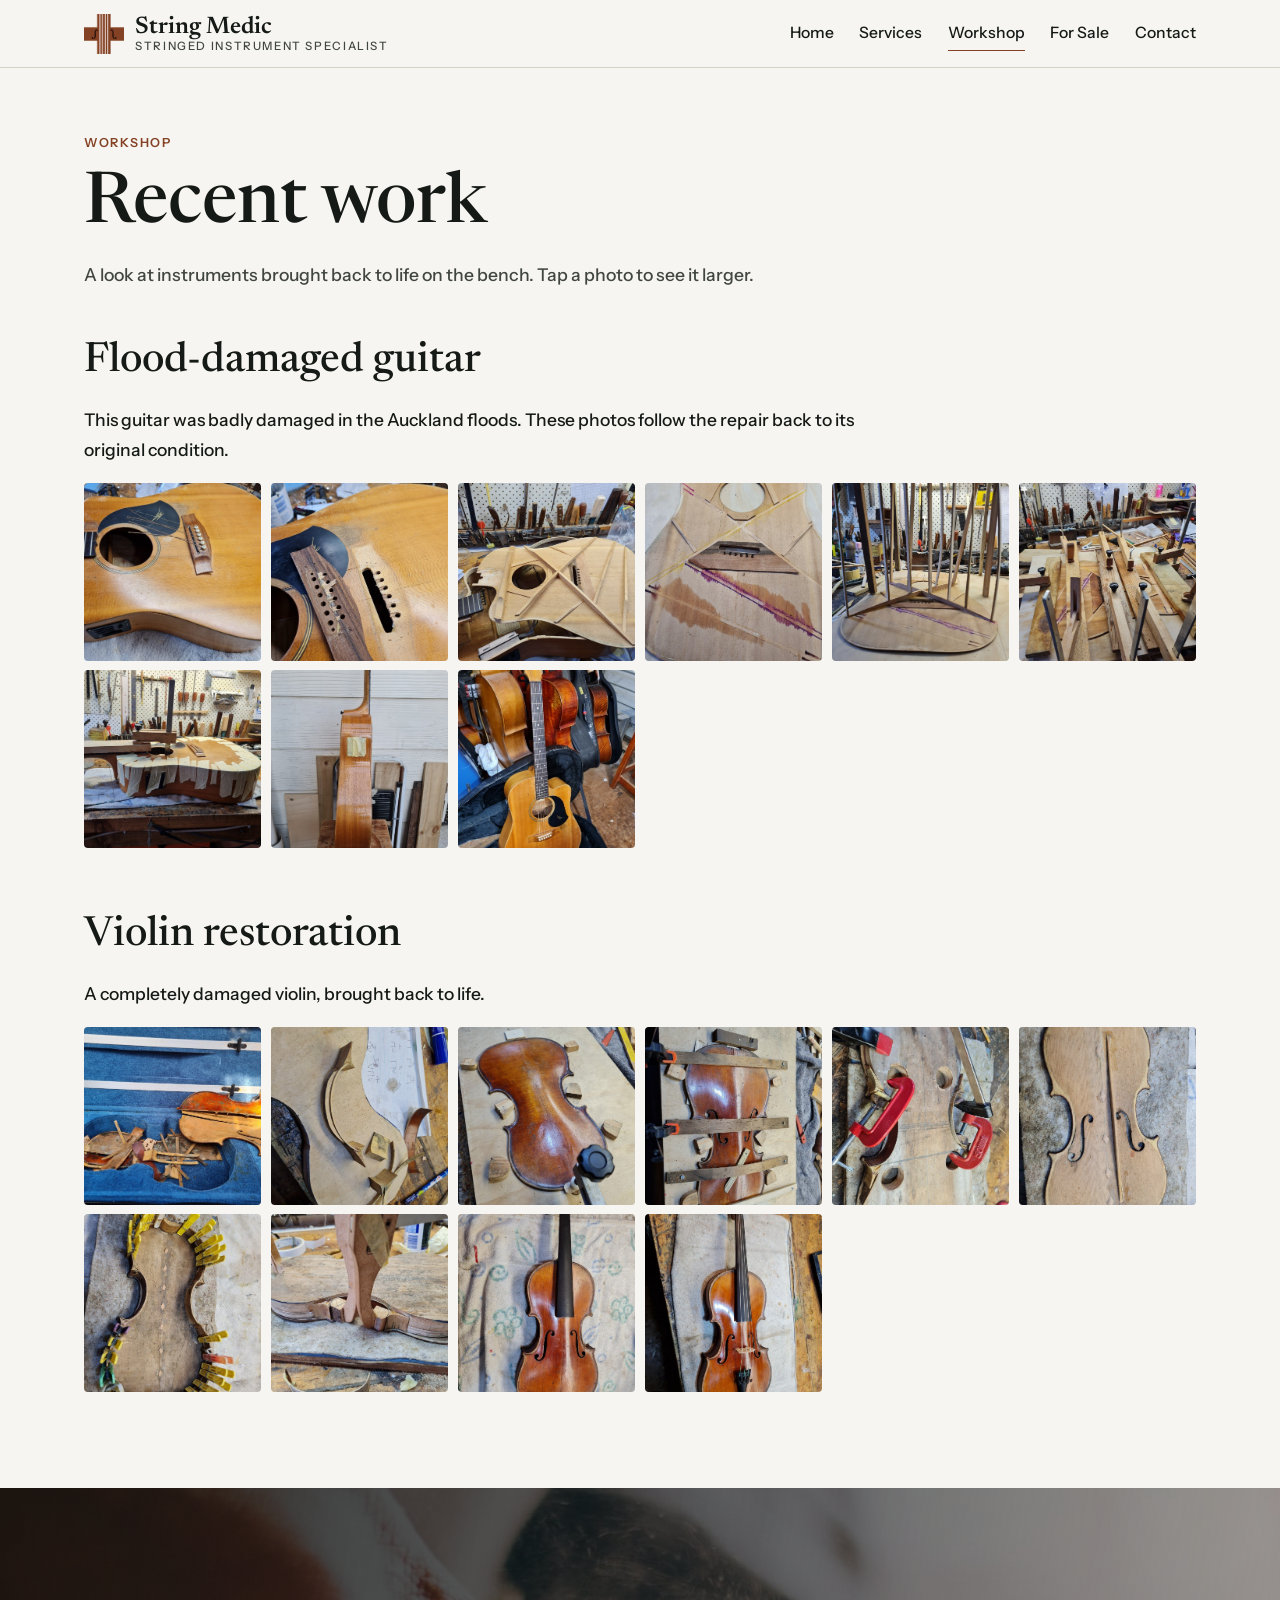
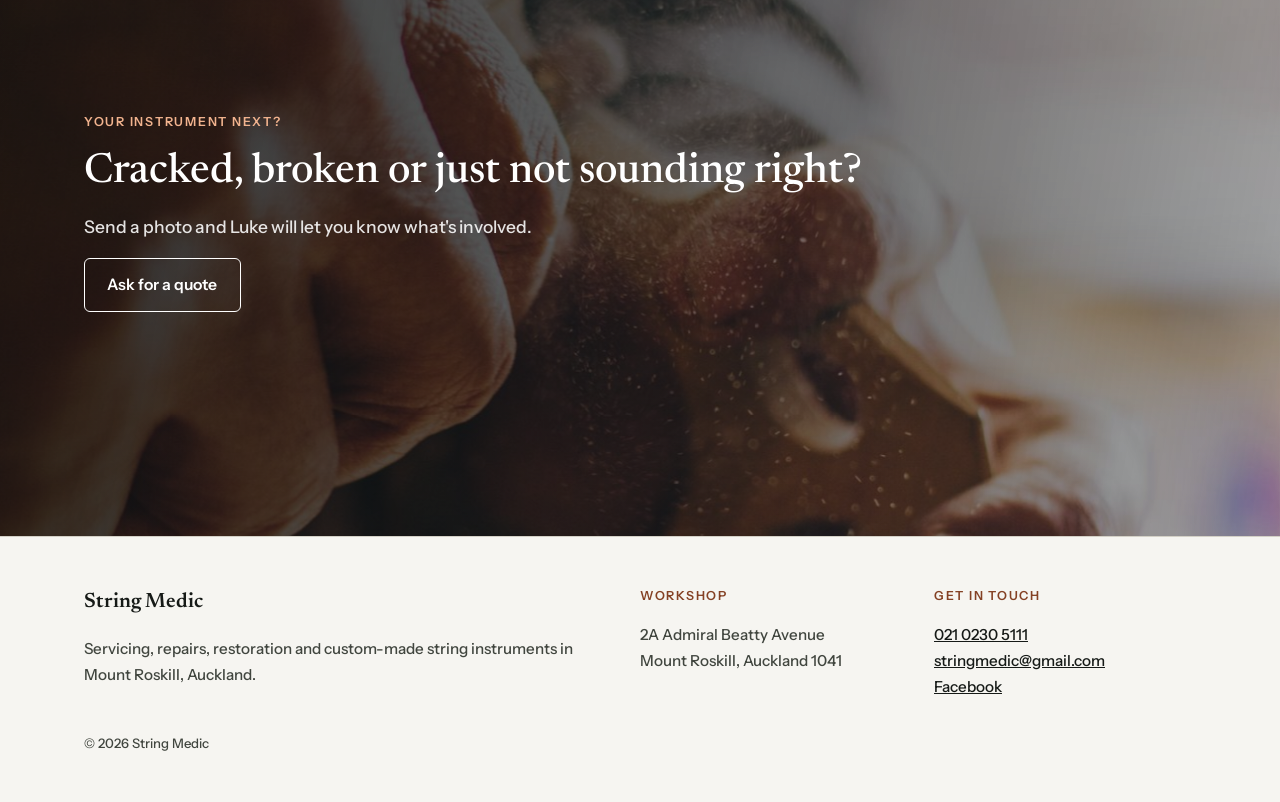
<file: workshop.html>
<!doctype html>
<html lang="en-NZ">
<head>
  <meta charset="utf-8">
  <meta name="viewport" content="width=device-width, initial-scale=1">
  <title>Workshop | String Medic</title>
  <meta name="description" content="Recent repair and restoration work from the String Medic workshop.">
  <meta property="og:title" content="Workshop | String Medic">
  <meta property="og:description" content="Recent repair and restoration work from the String Medic workshop.">
  <meta property="og:image" content="https://www.stringmedic.co.nz/images/share.jpg">
  <link rel="icon" href="favicon.ico" sizes="any">
  <link rel="icon" href="images/favicon.png" type="image/png">
  <link rel="apple-touch-icon" href="images/apple-touch-icon.png">
  <link rel="preconnect" href="https://fonts.googleapis.com">
  <link rel="preconnect" href="https://fonts.gstatic.com" crossorigin>
  <link rel="stylesheet" href="https://fonts.googleapis.com/css2?family=Newsreader:ital,opsz,wght@0,6..72,400;0,6..72,500;0,6..72,600;1,6..72,500&family=Instrument+Sans:wght@400;500;600&display=swap">
  <link rel="stylesheet" href="styles.css">
</head>
<body>
  <!-- Holiday / closure notice: remove the "hidden" word below to show it, and edit the text. -->
  <div class="notice" hidden>String Medic is closed until [date]. Sorry for the inconvenience.</div>
  <header class="site-header">
    <div class="wrap">
      <a class="brand" href="index.html"><img src="images/logo-mark.png" alt="" width="40" height="40"><span class="brand-text"><strong>String Medic</strong><span>Stringed instrument specialist</span></span></a>
      <button class="menu-btn" aria-expanded="false" aria-controls="nav">Menu</button>
      <nav class="nav" id="nav">
      <a href="index.html">Home</a>
      <a href="services.html">Services</a>
      <a href="workshop.html" aria-current="page">Workshop</a>
      <a href="for-sale.html">For Sale</a>
      <a href="contact.html">Contact</a>
      </nav>
    </div>
  </header>
  <main>
    <div class="page-head">
      <div class="wrap">
        <span class="eyebrow">Workshop</span>
        <h1>Recent work</h1>
        <p>A look at instruments brought back to life on the bench. Tap a photo to see it larger.</p>
      </div>
    </div>
    <section style="padding-top:2rem">
      <div class="wrap">
        <div class="project">
          <h2>Flood-damaged guitar</h2>
          <p>This guitar was badly damaged in the Auckland floods. These photos follow the repair back to its original condition.</p>
          <div class="gallery">
          <button type="button"><img src="images/workshop/guitar-01.jpg" alt="Flood-damaged guitar repair, photo 1" loading="lazy"></button>
          <button type="button"><img src="images/workshop/guitar-02.jpg" alt="Flood-damaged guitar repair, photo 2" loading="lazy"></button>
          <button type="button"><img src="images/workshop/guitar-03.jpg" alt="Flood-damaged guitar repair, photo 3" loading="lazy"></button>
          <button type="button"><img src="images/workshop/guitar-04.jpg" alt="Flood-damaged guitar repair, photo 4" loading="lazy"></button>
          <button type="button"><img src="images/workshop/guitar-05.jpg" alt="Flood-damaged guitar repair, photo 5" loading="lazy"></button>
          <button type="button"><img src="images/workshop/guitar-06.jpg" alt="Flood-damaged guitar repair, photo 6" loading="lazy"></button>
          <button type="button"><img src="images/workshop/guitar-07.jpg" alt="Flood-damaged guitar repair, photo 7" loading="lazy"></button>
          <button type="button"><img src="images/workshop/guitar-08.jpg" alt="Flood-damaged guitar repair, photo 8" loading="lazy"></button>
          <button type="button"><img src="images/workshop/guitar-09.jpg" alt="Flood-damaged guitar repair, photo 9" loading="lazy"></button>
          </div>
        </div>
        <div class="project">
          <h2>Violin restoration</h2>
          <p>A completely damaged violin, brought back to life.</p>
          <div class="gallery">
          <button type="button"><img src="images/workshop/violin-01.jpg" alt="Violin restoration, photo 1" loading="lazy"></button>
          <button type="button"><img src="images/workshop/violin-02.jpg" alt="Violin restoration, photo 2" loading="lazy"></button>
          <button type="button"><img src="images/workshop/violin-03.jpg" alt="Violin restoration, photo 3" loading="lazy"></button>
          <button type="button"><img src="images/workshop/violin-04.jpg" alt="Violin restoration, photo 4" loading="lazy"></button>
          <button type="button"><img src="images/workshop/violin-05.jpg" alt="Violin restoration, photo 5" loading="lazy"></button>
          <button type="button"><img src="images/workshop/violin-06.jpg" alt="Violin restoration, photo 6" loading="lazy"></button>
          <button type="button"><img src="images/workshop/violin-07.jpg" alt="Violin restoration, photo 7" loading="lazy"></button>
          <button type="button"><img src="images/workshop/violin-08.jpg" alt="Violin restoration, photo 8" loading="lazy"></button>
          <button type="button"><img src="images/workshop/violin-09.jpg" alt="Violin restoration, photo 9" loading="lazy"></button>
          <button type="button"><img src="images/workshop/violin-10.jpg" alt="Violin restoration, photo 10" loading="lazy"></button>
          </div>
        </div>
      </div>
    </section>
    <section class="parallax"><img data-parallax src="images/carving-scroll.jpg" alt="" loading="lazy">
      <div class="wrap stack">
        <span class="eyebrow">Your instrument next?</span>
        <h2>Cracked, broken or just not sounding right?</h2>
        <p>Send a photo and Luke will let you know what's involved.</p>
        <div class="actions"><a class="btn" href="contact.html">Ask for a quote</a></div>
      </div>
    </section>
  </main>
  <footer class="site-footer">
    <div class="wrap">
      <div class="stack">
        <strong>String Medic</strong>
        <p>Servicing, repairs, restoration and custom-made string instruments in Mount Roskill, Auckland.</p>
      </div>
      <div class="stack">
        <span class="eyebrow">Workshop</span>
        <span>2A Admiral Beatty Avenue<br>Mount Roskill, Auckland 1041</span>
      </div>
      <div class="stack">
        <span class="eyebrow">Get in touch</span>
        <span><a href="tel:+64210230511">021 0230 5111</a><br><a href="mailto:stringmedic@gmail.com">stringmedic@gmail.com</a><br><a href="https://www.facebook.com/stringmedic" rel="noopener">Facebook</a></span>
      </div>
      <p class="small">&copy; <span data-year></span> String Medic</p>
    </div>
  </footer>
  <script src="site.js"></script>
</body>
</html>
</file>
<file: styles.css>
/* String Medic — layout: narrow editorial column, photo-led sections, one shared header/footer */
:root {
  --bg: #f6f5f1;
  --surface: #ffffff;
  --ink: #161a17;
  --muted: #41463f;
  --line: #d3d0c6;
  --accent: #844124;      /* String Medic logo brown */
  --deep: #2b3a31;        /* ebony-green */
  --on-deep: #f1efe8;
  --font-display: "Newsreader", Georgia, "Times New Roman", serif;
  --font-body: "Instrument Sans", system-ui, -apple-system, "Segoe UI", sans-serif;
  --wrap: 72rem;
  --radius: 6px;
}
@media (prefers-color-scheme: dark) {
  :root {
    --bg: #151816; --surface: #1d211e; --ink: #ecebe5; --muted: #c3c6bd;
    --line: #313630; --accent: #d9926c; --deep: #0f1210; --on-deep: #ecebe5;
    color-scheme: dark;
  }
}

* { box-sizing: border-box; }
[hidden] { display: none !important; }
html { scroll-behavior: smooth; }
body {
  margin: 0; background: var(--bg); color: var(--ink);
  font-family: var(--font-body); font-weight: 500; font-size: 1.09rem; line-height: 1.7; -webkit-font-smoothing: antialiased;
}
img { max-width: 100%; display: block; }
a { color: var(--accent); }
a:focus-visible, button:focus-visible, input:focus-visible, textarea:focus-visible {
  outline: 2px solid var(--accent); outline-offset: 3px;
}
h1, h2, h3 { font-family: var(--font-display); font-weight: 500; line-height: 1.15; text-wrap: balance; margin: 0; }
h1 { font-size: clamp(2.5rem, 6.2vw, 4.4rem); }
h2 { font-size: clamp(1.8rem, 3.6vw, 2.6rem); }
h3 { font-size: 1.35rem; }
p { margin: 0; max-width: 65ch; }
.eyebrow {
  font-size: .78rem; letter-spacing: .14em; text-transform: uppercase;
  color: var(--accent); font-weight: 600;
}
.wrap { max-width: var(--wrap); margin-inline: auto; padding-inline: 1.25rem; }
.stack { display: flex; flex-direction: column; gap: 1rem; }
section { padding-block: clamp(3rem, 8vw, 6rem); }

/* Header */
.site-header {
  position: sticky; top: 0; z-index: 10;
  background: color-mix(in srgb, var(--bg) 92%, transparent);
  backdrop-filter: blur(8px); border-bottom: 1px solid var(--line);
}
.site-header .wrap { display: flex; align-items: center; justify-content: space-between; gap: 1rem; padding-block: .85rem; }
.brand { display: flex; align-items: center; gap: .7rem; text-decoration: none; color: var(--ink); line-height: 1.1; }
.brand img { width: 40px; height: 40px; object-fit: contain; flex: none; }
.brand-text { display: flex; flex-direction: column; }
.brand strong { font-family: var(--font-display); font-size: 1.5rem; font-weight: 600; }
.brand-text span { font-size: .72rem; letter-spacing: .14em; text-transform: uppercase; color: var(--muted); }
.nav { display: flex; gap: 1.6rem; }
.nav a { color: var(--ink); text-decoration: none; font-weight: 500; font-size: .98rem; padding-block: .25rem; border-bottom: 1.5px solid transparent; }
.nav a:hover, .nav a[aria-current="page"] { border-color: var(--accent); }
.menu-btn { display: none; background: none; border: 1px solid var(--line); border-radius: var(--radius); color: var(--ink); font: inherit; padding: .4rem .8rem; cursor: pointer; }
@media (max-width: 720px) {
  .menu-btn { display: block; }
  .nav { display: none; position: absolute; left: 0; right: 0; top: 100%; flex-direction: column; gap: 0;
         background: var(--bg); border-bottom: 1px solid var(--line); padding: .5rem 1.25rem 1rem; }
  .nav.open { display: flex; }
  .nav a { padding-block: .7rem; border-bottom: 1px solid var(--line); }
}

/* Notice banner (for holidays / closures) */
.notice { background: var(--accent); color: #fff; text-align: center; padding: .6rem 1rem; font-weight: 500; font-size: .95rem; }

/* Buttons */
.btn {
  display: inline-block; text-decoration: none; font-weight: 600; font-size: .98rem;
  padding: .8rem 1.4rem; border-radius: var(--radius); border: 1.5px solid var(--ink);
  color: var(--ink); background: transparent; cursor: pointer; font-family: inherit;
}
.btn.primary { background: var(--ink); color: var(--bg); }
.btn:hover { opacity: .85; }
.actions { display: flex; flex-wrap: wrap; gap: .75rem; }

/* Hero */
.hero { padding-block: clamp(2.5rem, 6vw, 4.5rem); }
.hero .wrap { display: grid; grid-template-columns: 1.05fr 1fr; gap: clamp(2rem, 5vw, 4rem); align-items: center; }
.hero .copy { display: flex; flex-direction: column; gap: 1.4rem; min-width: 0; }
.hero h1 em { font-style: italic; color: var(--accent); }
.hero .lead { font-size: 1.15rem; color: var(--muted); }
.hero figure { margin: 0; border-radius: var(--radius); overflow: hidden; aspect-ratio: 4 / 5; max-width: 100%; background: var(--line); }
.hero figure img { width: 100%; height: 100%; object-fit: cover; }
.instruments { display: flex; flex-wrap: wrap; gap: .4rem .5rem; padding: 0; margin: 0; list-style: none; }
.instruments li { font-size: .85rem; border: 1px solid var(--line); border-radius: 99px; padding: .2rem .75rem; color: var(--muted); }
@media (max-width: 820px) { .hero .wrap { grid-template-columns: 1fr; } .hero figure { aspect-ratio: 4 / 3; } }

/* Split sections */
.split { display: grid; grid-template-columns: 1fr 1fr; gap: clamp(2rem, 5vw, 4rem); align-items: center; }
.split > * { min-width: 0; }
.split figure { margin: 0; border-radius: var(--radius); overflow: hidden; }
@media (max-width: 820px) { .split { grid-template-columns: 1fr; } }

/* Service grid */
.services { display: grid; grid-template-columns: repeat(2, 1fr); gap: 0; border-top: 1px solid var(--line); }
.service { padding: 2rem 2rem 2rem 0; border-bottom: 1px solid var(--line); display: flex; flex-direction: column; gap: .7rem; }
.service:nth-child(even) { padding-left: 2rem; padding-right: 0; border-left: 1px solid var(--line); }
.service ul { margin: 0; padding-left: 1.1rem; color: var(--muted); }
@media (max-width: 720px) {
  .services { grid-template-columns: 1fr; }
  .service, .service:nth-child(even) { padding: 1.6rem 0; border-left: 0; }
}

/* Deep band */
.band { background: var(--deep); color: var(--on-deep); }
.band .eyebrow { color: var(--accent); }
.band p { color: color-mix(in srgb, var(--on-deep) 80%, transparent); }
.band .btn { border-color: var(--on-deep); color: var(--on-deep); }

/* Testimonials */
.quotes { display: grid; grid-template-columns: repeat(3, 1fr); gap: 2rem; margin-top: 2.5rem; }
.quotes figure { margin: 0; display: flex; flex-direction: column; gap: 1rem; min-width: 0; }
.quotes blockquote { margin: 0; font-family: var(--font-display); font-size: 1.2rem; line-height: 1.45; }
.quotes figcaption { font-size: .9rem; color: var(--muted); }
@media (max-width: 820px) { .quotes { grid-template-columns: 1fr; } }

/* Page header */
.page-head { padding-block: clamp(2.5rem, 6vw, 4rem) 1rem; }
.page-head .wrap { display: flex; flex-direction: column; gap: .8rem; }
.page-head p { color: var(--muted); font-size: 1.1rem; }

/* Gallery */
.project { display: flex; flex-direction: column; gap: 1.2rem; }
.project + .project { margin-top: 4rem; }
.gallery { display: grid; grid-template-columns: repeat(auto-fill, minmax(11rem, 1fr)); gap: .6rem; }
.gallery button { padding: 0; border: 0; background: var(--line); border-radius: 4px; overflow: hidden; aspect-ratio: 1; cursor: zoom-in; }
.gallery img { width: 100%; height: 100%; object-fit: cover; transition: transform .3s; }
.gallery button:hover img { transform: scale(1.04); }
.lightbox { position: fixed; inset: 0; background: rgba(10,12,11,.92); display: flex; align-items: center; justify-content: center; padding: 1rem; z-index: 50; }
.lightbox img { max-height: 88vh; max-width: 92vw; object-fit: contain; border-radius: 4px; }
.lightbox button { position: absolute; background: rgba(255,255,255,.12); color: #fff; border: 0; font-size: 1.6rem; width: 3rem; height: 3rem; border-radius: 50%; cursor: pointer; }
.lb-close { top: 1rem; right: 1rem; }
.lb-prev { left: 1rem; top: 50%; transform: translateY(-50%); }
.lb-next { right: 1rem; top: 50%; transform: translateY(-50%); }

/* Contact */
.contact-grid { display: grid; grid-template-columns: 1fr 1.2fr; gap: clamp(2rem, 5vw, 4rem); }
.contact-grid > * { min-width: 0; }
.details dl { margin: 0; display: grid; gap: 1.2rem; }
.details dt { font-size: .78rem; letter-spacing: .14em; text-transform: uppercase; color: var(--muted); font-weight: 600; }
.details dd { margin: .2rem 0 0; font-size: 1.1rem; }
.details dd a { color: var(--ink); }
.tip { background: var(--surface); border: 1px solid var(--line); border-radius: var(--radius); padding: 1rem 1.2rem; font-size: .95rem; }
form { display: flex; flex-direction: column; gap: 1rem; }
label { display: flex; flex-direction: column; gap: .35rem; font-weight: 500; font-size: .95rem; }
input, textarea, select {
  font: inherit; color: var(--ink); background: var(--surface); border: 1px solid var(--line);
  border-radius: var(--radius); padding: .75rem .85rem; width: 100%;
}
textarea { min-height: 9rem; resize: vertical; }
.row { display: grid; grid-template-columns: 1fr 1fr; gap: 1rem; }
.form-status { font-weight: 500; }
@media (max-width: 820px) { .contact-grid, .row { grid-template-columns: 1fr; } }

/* Shop */
.products { display: grid; grid-template-columns: repeat(auto-fill, minmax(16rem, 1fr)); gap: 2rem; }
.product { display: flex; flex-direction: column; gap: .7rem; }
.product figure { margin: 0; aspect-ratio: 4 / 5; border-radius: var(--radius); overflow: hidden; background: var(--line); }
.product figure img { width: 100%; height: 100%; object-fit: cover; }
.product .price { font-weight: 600; font-variant-numeric: tabular-nums; }
.product .sold { color: var(--muted); text-decoration: line-through; }
.empty { border: 1px dashed var(--line); border-radius: var(--radius); padding: 2.5rem; text-align: center; color: var(--muted); }

/* Footer */
.site-footer { border-top: 1px solid var(--line); padding-block: 3rem; font-size: .95rem; color: var(--muted); }
.site-footer .wrap { display: grid; grid-template-columns: 2fr 1fr 1fr; gap: 2rem; }
.site-footer strong { color: var(--ink); font-family: var(--font-display); font-size: 1.3rem; font-weight: 600; }
.site-footer a { color: var(--ink); }
.site-footer .small { grid-column: 1 / -1; font-size: .82rem; }
@media (max-width: 720px) { .site-footer .wrap { grid-template-columns: 1fr; } }

/* Photo strip (Services) */
.strip { display: grid; grid-template-columns: repeat(3, 1fr); gap: .6rem; margin-top: 1.5rem; }
.strip figure { margin: 0; aspect-ratio: 4 / 3; border-radius: var(--radius); overflow: hidden; background: var(--line); }
.strip img { width: 100%; height: 100%; object-fit: cover; }
@media (max-width: 600px) { .strip { grid-template-columns: 1fr 1fr; } .strip figure:last-child { display: none; } }

/* Photo banners: photo moves slower than the page (always dark photo, so fixed light text) */
.parallax { position: relative; overflow: hidden; isolation: isolate; min-height: 72vh;
            display: flex; align-items: center; padding-block: 5rem; color: #fff; }
.parallax.short { min-height: 52vh; }
.parallax > img { position: absolute; left: 0; top: -30vh; width: 100%; height: calc(100% + 60vh);
                  object-fit: cover; z-index: -2; will-change: transform; }
.parallax::before { content: ""; position: absolute; inset: 0; z-index: -1;
  background: linear-gradient(100deg, rgba(10,12,11,.86) 0%, rgba(10,12,11,.62) 55%, rgba(10,12,11,.35) 100%); }
.parallax .wrap { width: 100%; }
.parallax h1, .parallax h2, .parallax h3 { color: #fff; }
.parallax p { color: rgba(255,255,255,.88); }
.parallax .eyebrow, .parallax .step { color: #f2b48f; }
.parallax .btn { border-color: #fff; color: #fff; }

/* About story: photo stays put and changes as you scroll */
.story { display: grid; grid-template-columns: 1fr 1fr; gap: clamp(2rem, 5vw, 4rem); }
.story > * { min-width: 0; }
.story-media { position: sticky; top: 6rem; height: min(calc(100vh - 8rem), 44rem);
               border-radius: var(--radius); overflow: hidden; background: var(--line); }
.story-media img { position: absolute; inset: 0; width: 100%; height: 100%; object-fit: cover;
                   opacity: 0; transform: scale(1.08); transition: opacity .9s ease, transform 1.8s cubic-bezier(.2,.7,.2,1); }
.story-media img.active { opacity: 1; transform: none; }
.story-step { min-height: 75vh; display: flex; flex-direction: column; justify-content: center; gap: .9rem;
              opacity: .3; transition: opacity .6s ease; }
.story-step.active { opacity: 1; }
.story-step:last-child { min-height: 60vh; }
.year { font-family: var(--font-display); font-size: clamp(2.6rem, 6vw, 4rem); line-height: 1; color: var(--accent); font-style: italic; }
@media (max-width: 820px) {
  .story { grid-template-columns: 1fr; gap: 0; }
  .story-media { top: 4.6rem; height: 42vh; z-index: 2; box-shadow: 0 10px 30px rgba(0,0,0,.15); }
  .story-step { min-height: 62vh; }
}

/* Scroll animation */
.reveal { opacity: 0; transform: translateY(28px); transition: opacity .8s ease, transform .8s cubic-bezier(.2,.7,.2,1); }
.reveal.in { opacity: 1; transform: none; }
.product figure img { transition: transform .4s; }
.product:hover figure img { transform: scale(1.03); }
.badge { align-self: flex-start; font-size: .72rem; letter-spacing: .12em; text-transform: uppercase; font-weight: 600;
         padding: .2rem .6rem; border-radius: 99px; border: 1px solid var(--line); color: var(--muted); }
.badge.sold { background: var(--ink); color: var(--bg); border-color: var(--ink); }
.how { display: grid; grid-template-columns: repeat(3, 1fr); gap: 2rem; }
.how > div { display: flex; flex-direction: column; gap: .5rem; min-width: 0; }
.how .step { font-family: var(--font-display); font-size: 2rem; color: var(--accent); line-height: 1; }
@media (max-width: 720px) { .how { grid-template-columns: 1fr; } }
body.lb-open { overflow: hidden; }

@media (prefers-reduced-motion: reduce) {
  * { transition: none !important; scroll-behavior: auto !important; }
  .parallax > img { top: 0; height: 100%; transform: none !important; }
  .story-step { opacity: 1; }
  .reveal { opacity: 1; transform: none; }
}
</file>
<file: stringmedic/styles.css>
/* String Medic — layout: narrow editorial column, photo-led sections, one shared header/footer */
:root {
  --bg: #f6f5f1;
  --surface: #ffffff;
  --ink: #161a17;
  --muted: #41463f;
  --line: #d3d0c6;
  --accent: #844124;      /* String Medic logo brown */
  --deep: #2b3a31;        /* ebony-green */
  --on-deep: #f1efe8;
  --font-display: "Newsreader", Georgia, "Times New Roman", serif;
  --font-body: "Instrument Sans", system-ui, -apple-system, "Segoe UI", sans-serif;
  --wrap: 72rem;
  --radius: 6px;
}
@media (prefers-color-scheme: dark) {
  :root {
    --bg: #151816; --surface: #1d211e; --ink: #ecebe5; --muted: #c3c6bd;
    --line: #313630; --accent: #d9926c; --deep: #0f1210; --on-deep: #ecebe5;
    color-scheme: dark;
  }
}

* { box-sizing: border-box; }
[hidden] { display: none !important; }
html { scroll-behavior: smooth; }
body {
  margin: 0; background: var(--bg); color: var(--ink);
  font-family: var(--font-body); font-weight: 500; font-size: 1.09rem; line-height: 1.7; -webkit-font-smoothing: antialiased;
}
img { max-width: 100%; display: block; }
a { color: var(--accent); }
a:focus-visible, button:focus-visible, input:focus-visible, textarea:focus-visible {
  outline: 2px solid var(--accent); outline-offset: 3px;
}
h1, h2, h3 { font-family: var(--font-display); font-weight: 500; line-height: 1.15; text-wrap: balance; margin: 0; }
h1 { font-size: clamp(2.5rem, 6.2vw, 4.4rem); }
h2 { font-size: clamp(1.8rem, 3.6vw, 2.6rem); }
h3 { font-size: 1.35rem; }
p { margin: 0; max-width: 65ch; }
.eyebrow {
  font-size: .78rem; letter-spacing: .14em; text-transform: uppercase;
  color: var(--accent); font-weight: 600;
}
.wrap { max-width: var(--wrap); margin-inline: auto; padding-inline: 1.25rem; }
.stack { display: flex; flex-direction: column; gap: 1rem; }
section { padding-block: clamp(3rem, 8vw, 6rem); }

/* Header */
.site-header {
  position: sticky; top: 0; z-index: 10;
  background: color-mix(in srgb, var(--bg) 92%, transparent);
  backdrop-filter: blur(8px); border-bottom: 1px solid var(--line);
}
.site-header .wrap { display: flex; align-items: center; justify-content: space-between; gap: 1rem; padding-block: .85rem; }
.brand { display: flex; align-items: center; gap: .7rem; text-decoration: none; color: var(--ink); line-height: 1.1; }
.brand img { width: 40px; height: 40px; object-fit: contain; flex: none; }
.brand-text { display: flex; flex-direction: column; }
.brand strong { font-family: var(--font-display); font-size: 1.5rem; font-weight: 600; }
.brand-text span { font-size: .72rem; letter-spacing: .14em; text-transform: uppercase; color: var(--muted); }
.nav { display: flex; gap: 1.6rem; }
.nav a { color: var(--ink); text-decoration: none; font-weight: 500; font-size: .98rem; padding-block: .25rem; border-bottom: 1.5px solid transparent; }
.nav a:hover, .nav a[aria-current="page"] { border-color: var(--accent); }
.menu-btn { display: none; background: none; border: 1px solid var(--line); border-radius: var(--radius); color: var(--ink); font: inherit; padding: .4rem .8rem; cursor: pointer; }
@media (max-width: 720px) {
  .menu-btn { display: block; }
  .nav { display: none; position: absolute; left: 0; right: 0; top: 100%; flex-direction: column; gap: 0;
         background: var(--bg); border-bottom: 1px solid var(--line); padding: .5rem 1.25rem 1rem; }
  .nav.open { display: flex; }
  .nav a { padding-block: .7rem; border-bottom: 1px solid var(--line); }
}

/* Notice banner (for holidays / closures) */
.notice { background: var(--accent); color: #fff; text-align: center; padding: .6rem 1rem; font-weight: 500; font-size: .95rem; }

/* Buttons */
.btn {
  display: inline-block; text-decoration: none; font-weight: 600; font-size: .98rem;
  padding: .8rem 1.4rem; border-radius: var(--radius); border: 1.5px solid var(--ink);
  color: var(--ink); background: transparent; cursor: pointer; font-family: inherit;
}
.btn.primary { background: var(--ink); color: var(--bg); }
.btn:hover { opacity: .85; }
.actions { display: flex; flex-wrap: wrap; gap: .75rem; }

/* Hero */
.hero { padding-block: clamp(2.5rem, 6vw, 4.5rem); }
.hero .wrap { display: grid; grid-template-columns: 1.05fr 1fr; gap: clamp(2rem, 5vw, 4rem); align-items: center; }
.hero .copy { display: flex; flex-direction: column; gap: 1.4rem; min-width: 0; }
.hero h1 em { font-style: italic; color: var(--accent); }
.hero .lead { font-size: 1.15rem; color: var(--muted); }
.hero figure { margin: 0; border-radius: var(--radius); overflow: hidden; aspect-ratio: 4 / 5; max-width: 100%; background: var(--line); }
.hero figure img { width: 100%; height: 100%; object-fit: cover; }
.instruments { display: flex; flex-wrap: wrap; gap: .4rem .5rem; padding: 0; margin: 0; list-style: none; }
.instruments li { font-size: .85rem; border: 1px solid var(--line); border-radius: 99px; padding: .2rem .75rem; color: var(--muted); }
@media (max-width: 820px) { .hero .wrap { grid-template-columns: 1fr; } .hero figure { aspect-ratio: 4 / 3; } }

/* Split sections */
.split { display: grid; grid-template-columns: 1fr 1fr; gap: clamp(2rem, 5vw, 4rem); align-items: center; }
.split > * { min-width: 0; }
.split figure { margin: 0; border-radius: var(--radius); overflow: hidden; }
@media (max-width: 820px) { .split { grid-template-columns: 1fr; } }

/* Service grid */
.services { display: grid; grid-template-columns: repeat(2, 1fr); gap: 0; border-top: 1px solid var(--line); }
.service { padding: 2rem 2rem 2rem 0; border-bottom: 1px solid var(--line); display: flex; flex-direction: column; gap: .7rem; }
.service:nth-child(even) { padding-left: 2rem; padding-right: 0; border-left: 1px solid var(--line); }
.service ul { margin: 0; padding-left: 1.1rem; color: var(--muted); }
@media (max-width: 720px) {
  .services { grid-template-columns: 1fr; }
  .service, .service:nth-child(even) { padding: 1.6rem 0; border-left: 0; }
}

/* Deep band */
.band { background: var(--deep); color: var(--on-deep); }
.band .eyebrow { color: var(--accent); }
.band p { color: color-mix(in srgb, var(--on-deep) 80%, transparent); }
.band .btn { border-color: var(--on-deep); color: var(--on-deep); }

/* Testimonials */
.quotes { display: grid; grid-template-columns: repeat(3, 1fr); gap: 2rem; margin-top: 2.5rem; }
.quotes figure { margin: 0; display: flex; flex-direction: column; gap: 1rem; min-width: 0; }
.quotes blockquote { margin: 0; font-family: var(--font-display); font-size: 1.2rem; line-height: 1.45; }
.quotes figcaption { font-size: .9rem; color: var(--muted); }
@media (max-width: 820px) { .quotes { grid-template-columns: 1fr; } }

/* Page header */
.page-head { padding-block: clamp(2.5rem, 6vw, 4rem) 1rem; }
.page-head .wrap { display: flex; flex-direction: column; gap: .8rem; }
.page-head p { color: var(--muted); font-size: 1.1rem; }

/* Gallery */
.project { display: flex; flex-direction: column; gap: 1.2rem; }
.project + .project { margin-top: 4rem; }
.gallery { display: grid; grid-template-columns: repeat(auto-fill, minmax(11rem, 1fr)); gap: .6rem; }
.gallery button { padding: 0; border: 0; background: var(--line); border-radius: 4px; overflow: hidden; aspect-ratio: 1; cursor: zoom-in; }
.gallery img { width: 100%; height: 100%; object-fit: cover; transition: transform .3s; }
.gallery button:hover img { transform: scale(1.04); }
.lightbox { position: fixed; inset: 0; background: rgba(10,12,11,.92); display: flex; align-items: center; justify-content: center; padding: 1rem; z-index: 50; }
.lightbox img { max-height: 88vh; max-width: 92vw; object-fit: contain; border-radius: 4px; }
.lightbox button { position: absolute; background: rgba(255,255,255,.12); color: #fff; border: 0; font-size: 1.6rem; width: 3rem; height: 3rem; border-radius: 50%; cursor: pointer; }
.lb-close { top: 1rem; right: 1rem; }
.lb-prev { left: 1rem; top: 50%; transform: translateY(-50%); }
.lb-next { right: 1rem; top: 50%; transform: translateY(-50%); }

/* Contact */
.contact-grid { display: grid; grid-template-columns: 1fr 1.2fr; gap: clamp(2rem, 5vw, 4rem); }
.contact-grid > * { min-width: 0; }
.details dl { margin: 0; display: grid; gap: 1.2rem; }
.details dt { font-size: .78rem; letter-spacing: .14em; text-transform: uppercase; color: var(--muted); font-weight: 600; }
.details dd { margin: .2rem 0 0; font-size: 1.1rem; }
.details dd a { color: var(--ink); }
.tip { background: var(--surface); border: 1px solid var(--line); border-radius: var(--radius); padding: 1rem 1.2rem; font-size: .95rem; }
form { display: flex; flex-direction: column; gap: 1rem; }
label { display: flex; flex-direction: column; gap: .35rem; font-weight: 500; font-size: .95rem; }
input, textarea, select {
  font: inherit; color: var(--ink); background: var(--surface); border: 1px solid var(--line);
  border-radius: var(--radius); padding: .75rem .85rem; width: 100%;
}
textarea { min-height: 9rem; resize: vertical; }
.row { display: grid; grid-template-columns: 1fr 1fr; gap: 1rem; }
.form-status { font-weight: 500; }
@media (max-width: 820px) { .contact-grid, .row { grid-template-columns: 1fr; } }

/* Shop */
.products { display: grid; grid-template-columns: repeat(auto-fill, minmax(16rem, 1fr)); gap: 2rem; }
.product { display: flex; flex-direction: column; gap: .7rem; }
.product figure { margin: 0; aspect-ratio: 4 / 5; border-radius: var(--radius); overflow: hidden; background: var(--line); }
.product figure img { width: 100%; height: 100%; object-fit: cover; }
.product .price { font-weight: 600; font-variant-numeric: tabular-nums; }
.product .sold { color: var(--muted); text-decoration: line-through; }
.empty { border: 1px dashed var(--line); border-radius: var(--radius); padding: 2.5rem; text-align: center; color: var(--muted); }

/* Footer */
.site-footer { border-top: 1px solid var(--line); padding-block: 3rem; font-size: .95rem; color: var(--muted); }
.site-footer .wrap { display: grid; grid-template-columns: 2fr 1fr 1fr; gap: 2rem; }
.site-footer strong { color: var(--ink); font-family: var(--font-display); font-size: 1.3rem; font-weight: 600; }
.site-footer a { color: var(--ink); }
.site-footer .small { grid-column: 1 / -1; font-size: .82rem; }
@media (max-width: 720px) { .site-footer .wrap { grid-template-columns: 1fr; } }

/* Photo strip (Services) */
.strip { display: grid; grid-template-columns: repeat(3, 1fr); gap: .6rem; margin-top: 1.5rem; }
.strip figure { margin: 0; aspect-ratio: 4 / 3; border-radius: var(--radius); overflow: hidden; background: var(--line); }
.strip img { width: 100%; height: 100%; object-fit: cover; }
@media (max-width: 600px) { .strip { grid-template-columns: 1fr 1fr; } .strip figure:last-child { display: none; } }

/* Photo banners: photo moves slower than the page (always dark photo, so fixed light text) */
.parallax { position: relative; overflow: hidden; isolation: isolate; min-height: 72vh;
            display: flex; align-items: center; padding-block: 5rem; color: #fff; }
.parallax.short { min-height: 52vh; }
.parallax > img { position: absolute; left: 0; top: -30vh; width: 100%; height: calc(100% + 60vh);
                  object-fit: cover; z-index: -2; will-change: transform; }
.parallax::before { content: ""; position: absolute; inset: 0; z-index: -1;
  background: linear-gradient(100deg, rgba(10,12,11,.86) 0%, rgba(10,12,11,.62) 55%, rgba(10,12,11,.35) 100%); }
.parallax .wrap { width: 100%; }
.parallax h1, .parallax h2, .parallax h3 { color: #fff; }
.parallax p { color: rgba(255,255,255,.88); }
.parallax .eyebrow, .parallax .step { color: #f2b48f; }
.parallax .btn { border-color: #fff; color: #fff; }

/* About story: photo stays put and changes as you scroll */
.story { display: grid; grid-template-columns: 1fr 1fr; gap: clamp(2rem, 5vw, 4rem); }
.story > * { min-width: 0; }
.story-media { position: sticky; top: 6rem; height: min(calc(100vh - 8rem), 44rem);
               border-radius: var(--radius); overflow: hidden; background: var(--line); }
.story-media img { position: absolute; inset: 0; width: 100%; height: 100%; object-fit: cover;
                   opacity: 0; transform: scale(1.08); transition: opacity .9s ease, transform 1.8s cubic-bezier(.2,.7,.2,1); }
.story-media img.active { opacity: 1; transform: none; }
.story-step { min-height: 75vh; display: flex; flex-direction: column; justify-content: center; gap: .9rem;
              opacity: .3; transition: opacity .6s ease; }
.story-step.active { opacity: 1; }
.story-step:last-child { min-height: 60vh; }
.year { font-family: var(--font-display); font-size: clamp(2.6rem, 6vw, 4rem); line-height: 1; color: var(--accent); font-style: italic; }
@media (max-width: 820px) {
  .story { grid-template-columns: 1fr; gap: 0; }
  .story-media { top: 4.6rem; height: 42vh; z-index: 2; box-shadow: 0 10px 30px rgba(0,0,0,.15); }
  .story-step { min-height: 62vh; }
}

/* Scroll animation */
.reveal { opacity: 0; transform: translateY(28px); transition: opacity .8s ease, transform .8s cubic-bezier(.2,.7,.2,1); }
.reveal.in { opacity: 1; transform: none; }
.product figure img { transition: transform .4s; }
.product:hover figure img { transform: scale(1.03); }
.badge { align-self: flex-start; font-size: .72rem; letter-spacing: .12em; text-transform: uppercase; font-weight: 600;
         padding: .2rem .6rem; border-radius: 99px; border: 1px solid var(--line); color: var(--muted); }
.badge.sold { background: var(--ink); color: var(--bg); border-color: var(--ink); }
.how { display: grid; grid-template-columns: repeat(3, 1fr); gap: 2rem; }
.how > div { display: flex; flex-direction: column; gap: .5rem; min-width: 0; }
.how .step { font-family: var(--font-display); font-size: 2rem; color: var(--accent); line-height: 1; }
@media (max-width: 720px) { .how { grid-template-columns: 1fr; } }
body.lb-open { overflow: hidden; }

@media (prefers-reduced-motion: reduce) {
  * { transition: none !important; scroll-behavior: auto !important; }
  .parallax > img { top: 0; height: 100%; transform: none !important; }
  .story-step { opacity: 1; }
  .reveal { opacity: 1; transform: none; }
}
</file>
